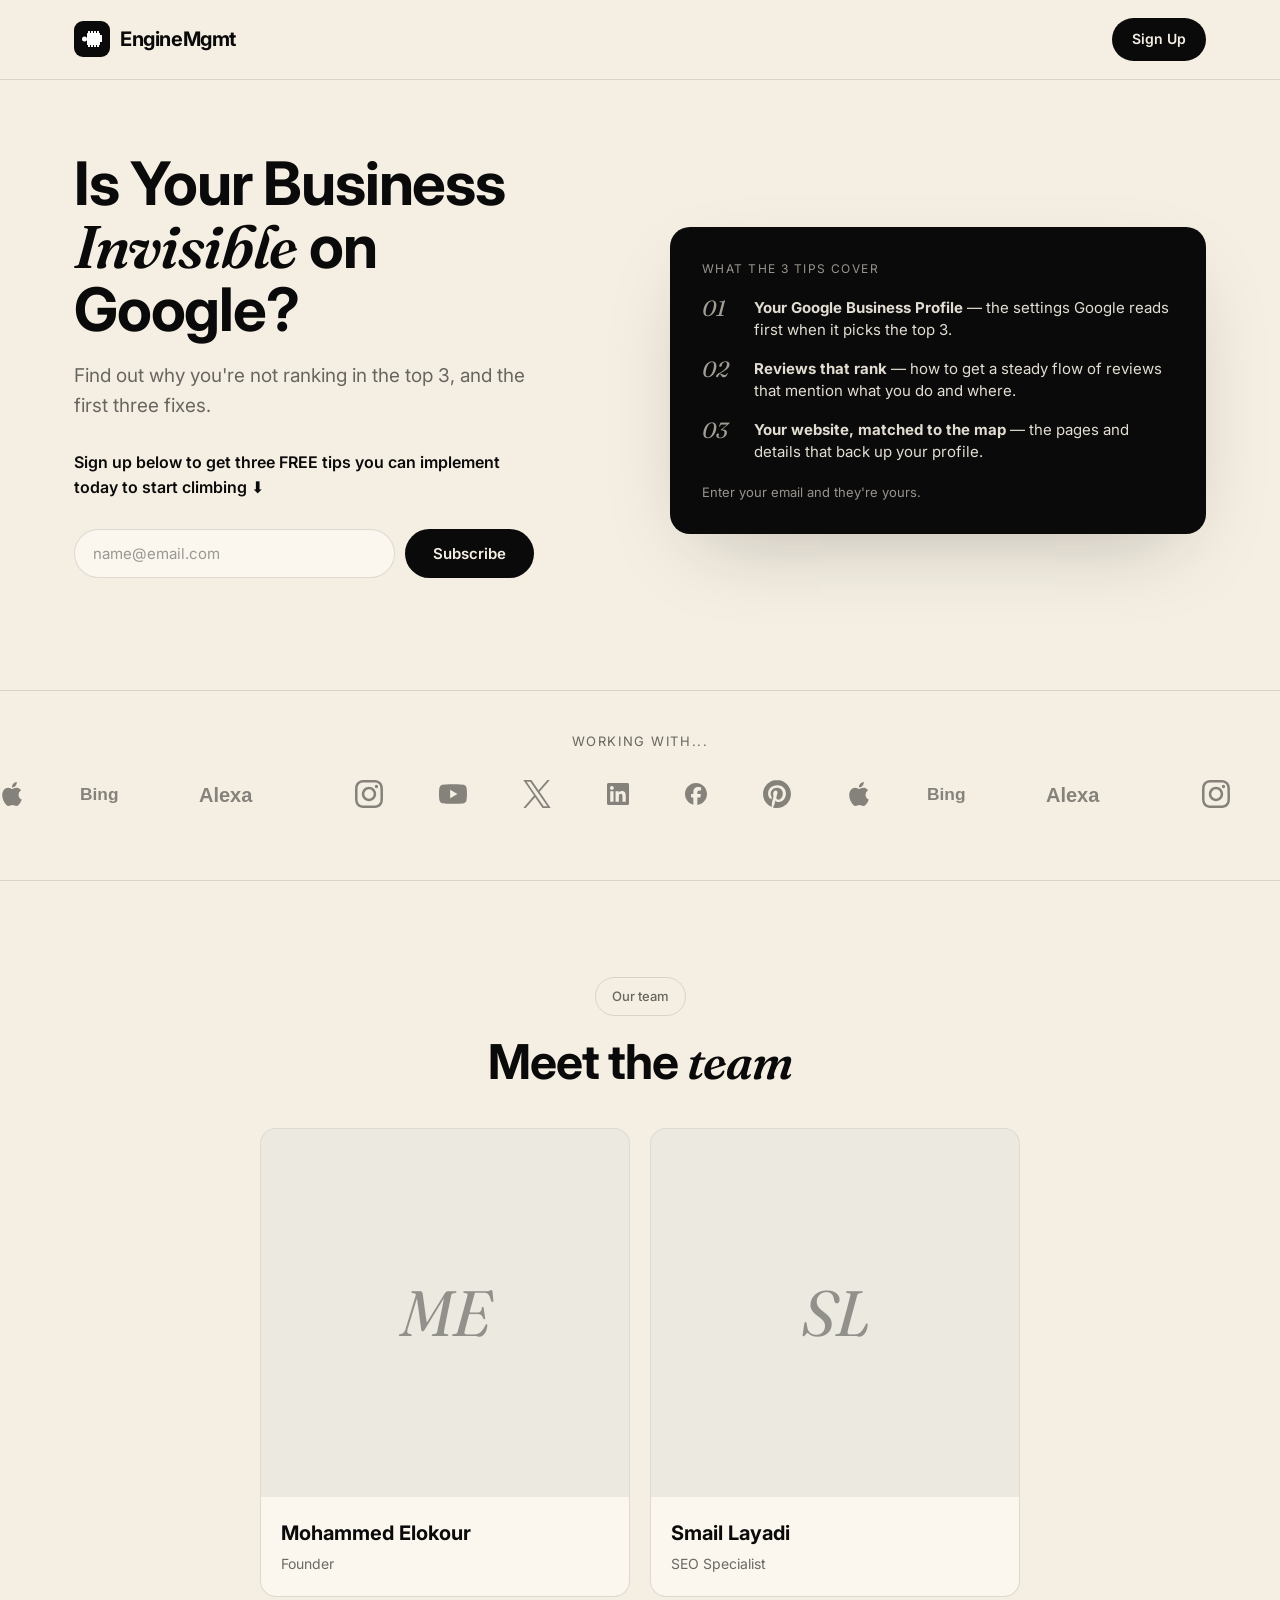
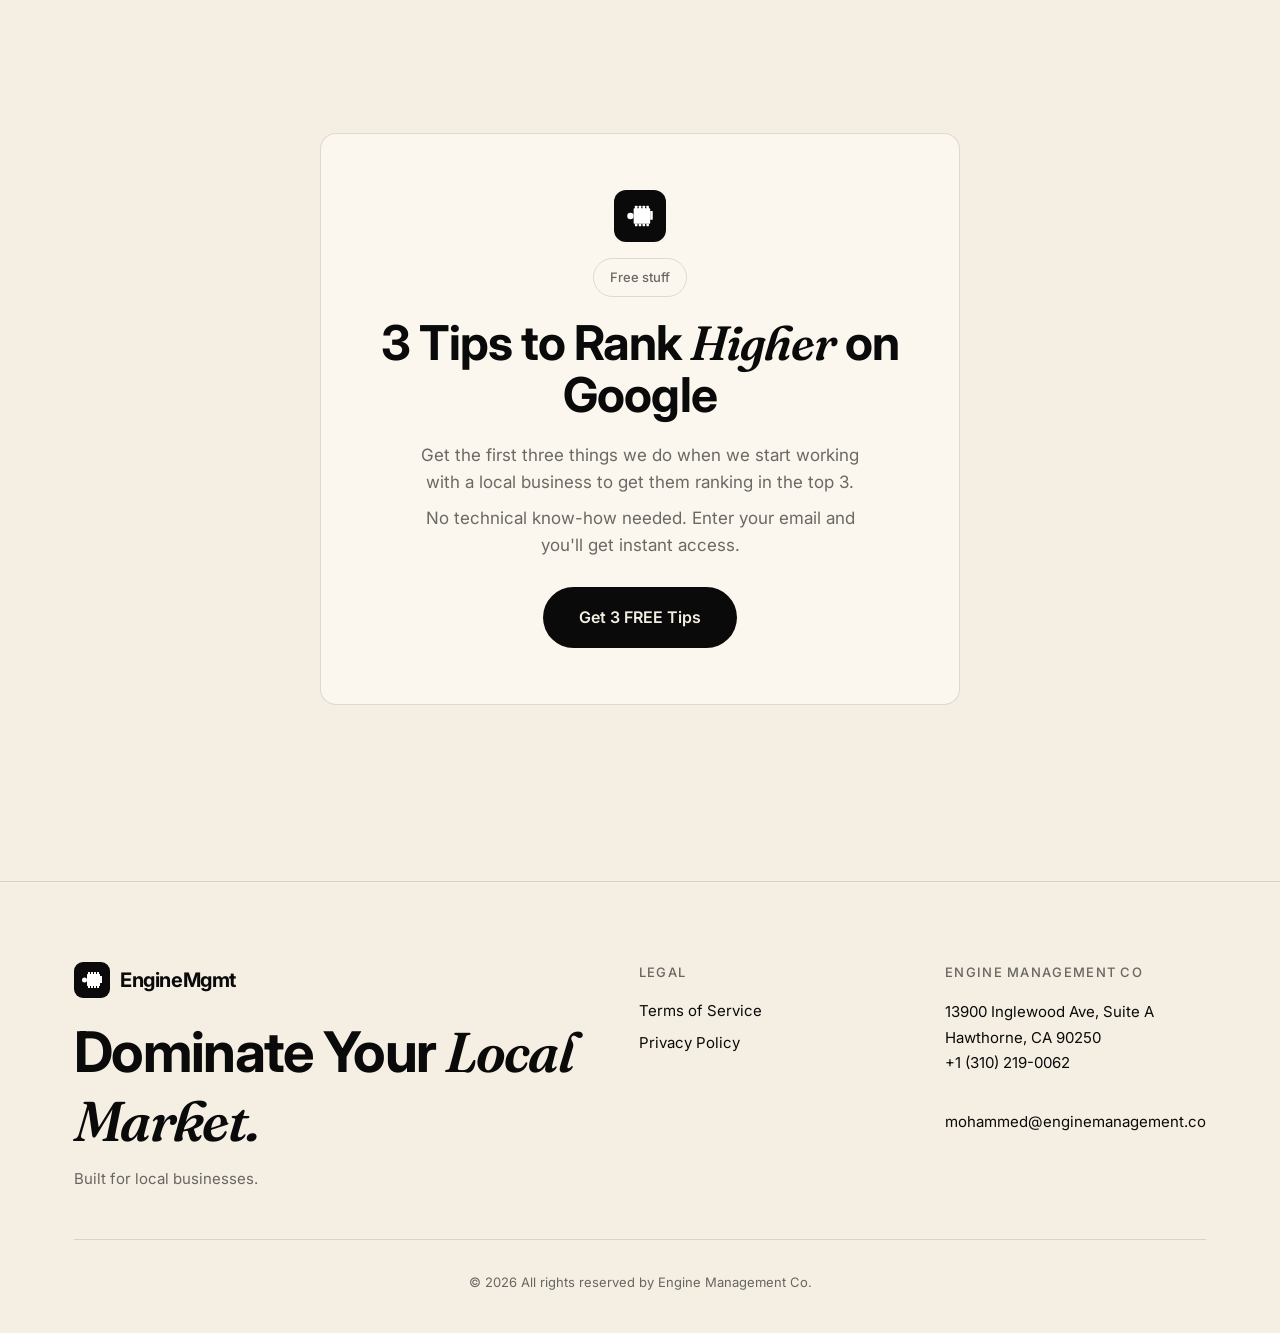
<file: index.html>
<!DOCTYPE html>
<html lang="en">
<head>
  <meta charset="UTF-8">
  <meta name="viewport" content="width=device-width, initial-scale=1.0">
  <title>EngineMgmt — Local SEO that gets you found on Google</title>
  <meta name="description" content="Local SEO for businesses that want to show up in the Google 3-pack. We handle your Google Business Profile, website SEO, and local authority so you get found.">

  <meta property="og:title" content="EngineMgmt — Local SEO that gets you found">
  <meta property="og:description" content="We get local businesses into the top 3 on Google.">
  <meta property="og:type" content="website">
  <meta property="og:url" content="https://enginemanagement.co/">
  <meta property="og:image" content="https://enginemanagement.co/assets/logo-16x9.svg">

  <link rel="icon" type="image/svg+xml" href="/assets/favicon.svg">
  <link rel="canonical" href="https://enginemanagement.co/">
  <link rel="stylesheet" href="/styles.css">

  <script type="application/ld+json">
  {
    "@context": "https://schema.org",
    "@type": "LocalBusiness",
    "name": "Engine Management Co",
    "alternateName": "EngineMgmt",
    "url": "https://enginemanagement.co",
    "email": "mohammed@enginemanagement.co",
    "telephone": "+1-310-219-0062",
    "address": {
      "@type": "PostalAddress",
      "streetAddress": "13900 Inglewood Ave, Suite A",
      "addressLocality": "Hawthorne",
      "addressRegion": "CA",
      "postalCode": "90250",
      "addressCountry": "US"
    }
  }
  </script>
</head>
<body>

  <header class="nav">
    <div class="nav-inner">
      <a href="/strategy" class="logo-link">
        <span class="logo-icon"><img src="/assets/logo-icon.svg" alt=""></span>
        <span class="logo-text">EngineMgmt</span>
      </a>
      <a href="/strategy" class="btn btn-primary btn-sm">Sign Up</a>
    </div>
  </header>

  <!-- 2-COLUMN HERO (matches Arno) -->
  <section class="hero-split" id="signup">
    <div class="container">
      <div class="hero-grid">
        <div class="hero-left">
          <h1>Is Your Business <span class="serif-accent">Invisible</span> on Google?</h1>
          <p class="hero-sub-left">Find out why you're not ranking in the top 3, and the first three fixes.</p>
          <p class="hero-cta-line"><strong>Sign up below to get three FREE tips you can implement today to start climbing</strong> <span class="hero-arrow">⬇</span></p>

          <form id="homepageForm" class="email-form-compact" novalidate>
            <div class="form-row">
              <input type="email" name="email" class="input" placeholder="name@email.com" required>
              <button type="submit" class="btn btn-primary">Subscribe</button>
            </div>
            <input type="text" name="name" class="hidden-field" value="Subscriber" tabindex="-1">
            <input type="text" name="website" class="honeypot" tabindex="-1" autocomplete="off">
            <div class="form-message"></div>
          </form>
        </div>

        <div class="hero-right">
          <div class="video-frame video-frame-compact">
            <div class="panel-dark">
              <div class="panel-kicker">What the 3 tips cover</div>
              <ol class="panel-list">
                <li><span class="panel-num">01</span><span><b>Your Google Business Profile</b> — the settings Google reads first when it picks the top 3.</span></li>
                <li><span class="panel-num">02</span><span><b>Reviews that rank</b> — how to get a steady flow of reviews that mention what you do and where.</span></li>
                <li><span class="panel-num">03</span><span><b>Your website, matched to the map</b> — the pages and details that back up your profile.</span></li>
              </ol>
              <div class="panel-foot">Enter your email and they're yours.</div>
            </div>
          </div>
        </div>
      </div>
    </div>
  </section>

  <!-- WORKING WITH STRIP -->
  <section class="logos-strip">
    <div class="container text-center">
      <p class="logos-label">Working with...</p>
    </div>
    <div class="ticker-outer">
      <div class="ticker-track">
        <img src="/assets/logos/apple.svg"     alt="Apple"     class="ticker-logo-img">
        <img src="/assets/logos/bing.svg"       alt="Bing"      class="ticker-logo-img">
        <img src="/assets/logos/alexa.svg"      alt="Alexa"     class="ticker-logo-img">
        <img src="/assets/logos/instagram.svg"  alt="Instagram" class="ticker-logo-img">
        <img src="/assets/logos/youtube.svg"    alt="YouTube"   class="ticker-logo-img">
        <img src="/assets/logos/twitter.svg"    alt="X"         class="ticker-logo-img">
        <img src="/assets/logos/linkedin.svg"   alt="LinkedIn"  class="ticker-logo-img">
        <img src="/assets/logos/facebook.svg"   alt="Facebook"  class="ticker-logo-img">
        <img src="/assets/logos/pinterest.svg"  alt="Pinterest" class="ticker-logo-img">
        <img src="/assets/logos/apple.svg"     alt="Apple"     class="ticker-logo-img">
        <img src="/assets/logos/bing.svg"       alt="Bing"      class="ticker-logo-img">
        <img src="/assets/logos/alexa.svg"      alt="Alexa"     class="ticker-logo-img">
        <img src="/assets/logos/instagram.svg"  alt="Instagram" class="ticker-logo-img">
        <img src="/assets/logos/youtube.svg"    alt="YouTube"   class="ticker-logo-img">
        <img src="/assets/logos/twitter.svg"    alt="X"         class="ticker-logo-img">
        <img src="/assets/logos/linkedin.svg"   alt="LinkedIn"  class="ticker-logo-img">
        <img src="/assets/logos/facebook.svg"   alt="Facebook"  class="ticker-logo-img">
        <img src="/assets/logos/pinterest.svg"  alt="Pinterest" class="ticker-logo-img">
      </div>
    </div>
  </section>

  <!-- MEET THE TEAM -->
  <section class="section">
    <div class="container">
      <div class="text-center" style="margin-bottom: 40px;">
        <div class="section-label"><span class="pill">Our team</span></div>
        <h2>Meet the <span class="serif-accent">team</span></h2>
      </div>
      <div class="team-grid">
        <a href="https://www.linkedin.com/in/mohammedelokour/" target="_blank" rel="noopener" class="team-card">
          <div class="team-photo"><span class="team-initials">ME</span></div>
          <div class="team-info">
            <div class="team-name">Mohammed Elokour</div>
            <div class="team-role">Founder</div>
          </div>
        </a>
        <a href="#" class="team-card">
          <div class="team-photo"><span class="team-initials">SL</span></div>
          <div class="team-info">
            <div class="team-name">Smail Layadi</div>
            <div class="team-role">SEO Specialist</div>
          </div>
        </a>
      </div>
    </div>
  </section>

  <!-- SECOND CTA: Free stuff -->
  <section class="section" style="padding-top: 40px;">
    <div class="container">
      <div class="offer-card">
        <div class="offer-icon">
          <img src="/assets/logo-icon.svg" alt="" width="28">
        </div>
        <div class="section-label" style="justify-content:center;display:flex;"><span class="pill">Free stuff</span></div>
        <h2>3 Tips to Rank <span class="serif-accent">Higher</span> on Google</h2>
        <p style="color: var(--ink-60); max-width: 440px; margin: 16px auto 0;">Get the first three things we do when we start working with a local business to get them ranking in the top 3.</p>
        <p style="color: var(--ink-60); max-width: 440px; margin: 8px auto 28px;">No technical know-how needed. Enter your email and you'll get instant access.</p>
        <a href="/free-analysis" class="btn btn-primary btn-lg">Get 3 FREE Tips</a>
      </div>
    </div>
  </section>

  <!-- FOOTER -->
  <footer class="footer">
    <div class="container">
      <div class="footer-top">
        <div class="footer-brand">
          <div class="logo-link" style="margin-bottom: 20px;">
            <span class="logo-icon"><img src="/assets/logo-icon.svg" alt=""></span>
            <span class="logo-text">EngineMgmt</span>
          </div>
          <h3>Dominate Your <span class="serif-accent">Local Market.</span></h3>
          <p>Built for local businesses.</p>
        </div>
        <div class="footer-col">
          <h4>Legal</h4>
          <a href="/terms">Terms of Service</a>
          <a href="/privacy">Privacy Policy</a>
        </div>
        <div class="footer-col">
          <h4>Engine Management Co</h4>
          <address>
            13900 Inglewood Ave, Suite A<br>
            Hawthorne, CA 90250<br>
            <a href="tel:+13102190062">+1 (310) 219-0062</a><br>
            <a href="mailto:mohammed@enginemanagement.co">mohammed@enginemanagement.co</a>
          </address>
        </div>
      </div>
      <div class="footer-bottom">© 2026 All rights reserved by Engine Management Co.</div>
    </div>
  </footer>

  <script src="/main.js"></script>
</body>
</html>
</file>
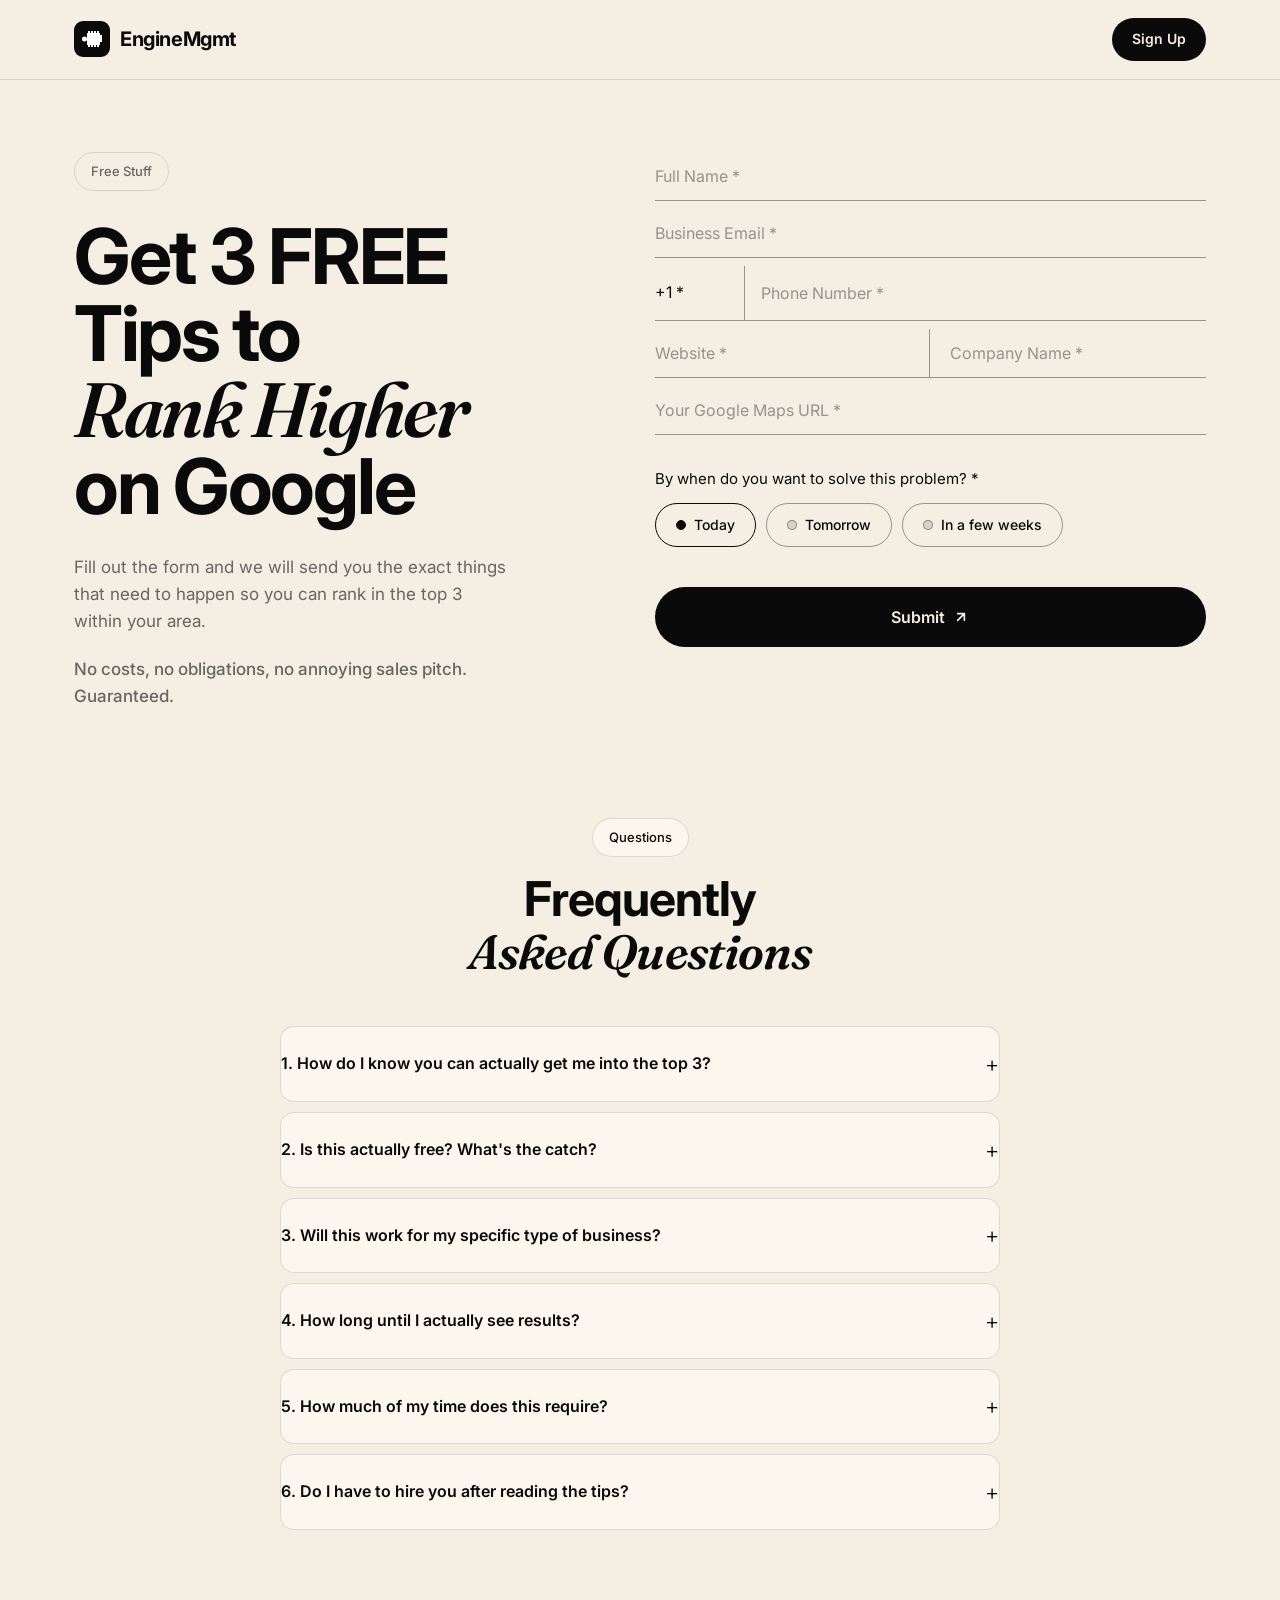
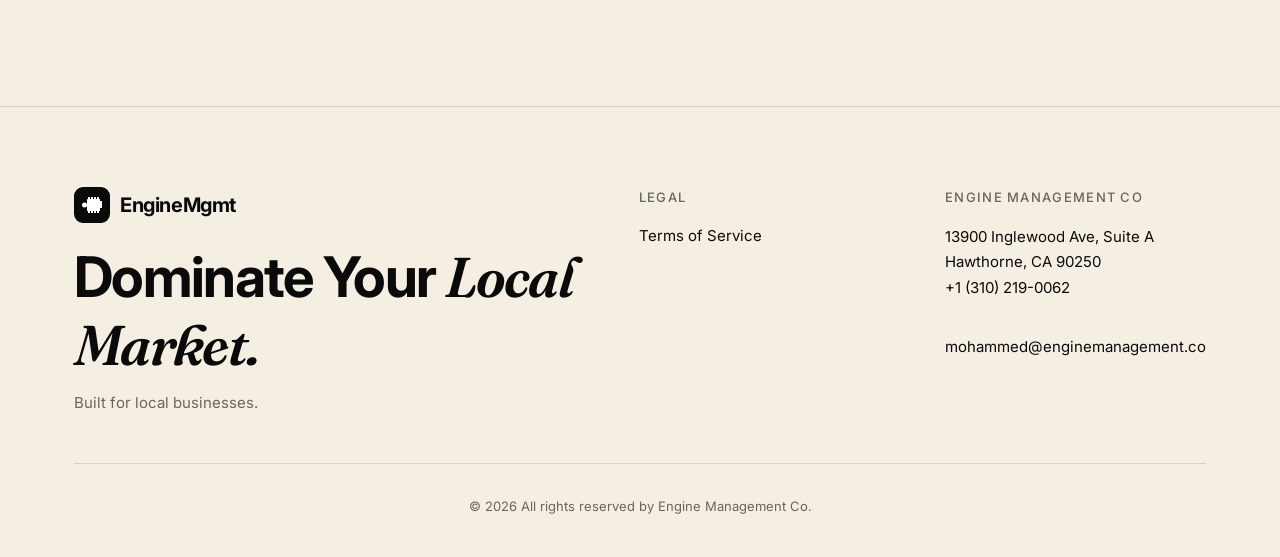
<file: free-analysis.html>
<!DOCTYPE html>
<html lang="en">
<head>
  <meta charset="UTF-8">
  <meta name="viewport" content="width=device-width, initial-scale=1.0">
  <title>Get 3 FREE Tips to Rank Higher on Google · EngineMgmt</title>
  <meta name="description" content="Get the first three things we do when we start working with a local business to get them ranking in the top 3 on Google.">
  <meta name="robots" content="noindex">

  <link rel="icon" type="image/svg+xml" href="/assets/logo-icon.svg">
  <link rel="stylesheet" href="/styles.css">

  <style>
    /* ── free-analysis page overrides ─────────────────────────── */

    /* underline-only inputs to match profresults aesthetic */
    .fa-input {
      width: 100%;
      background: transparent;
      border: none;
      border-bottom: 1px solid var(--ink-40);
      border-radius: 0;
      padding: 14px 0;
      font-family: inherit;
      font-size: 16px;
      color: var(--ink);
      transition: border-color .15s ease;
    }
    .fa-input:focus {
      outline: none;
      border-bottom-color: var(--ink);
    }
    .fa-input::placeholder {
      color: var(--ink-40);
    }

    /* phone prefix row */
    .phone-row {
      display: grid;
      grid-template-columns: 90px 1fr;
      gap: 0;
      border-bottom: 1px solid var(--ink-40);
      margin-bottom: 0;
    }
    .phone-row .fa-input {
      border-bottom: none;
    }
    .phone-prefix {
      padding: 14px 0;
      font-size: 16px;
      color: var(--ink);
      border-right: 1px solid var(--ink-40);
      padding-right: 16px;
    }
    .phone-row .fa-input { padding-left: 16px; }

    /* two-col row */
    .fa-two-col {
      display: grid;
      grid-template-columns: 1fr 1fr;
      border-bottom: 1px solid var(--ink-40);
    }
    .fa-two-col .fa-input {
      border-bottom: none;
    }
    .fa-two-col .fa-input:first-child {
      border-right: 1px solid var(--ink-40);
      padding-right: 20px;
    }
    .fa-two-col .fa-input:last-child {
      padding-left: 20px;
    }

    /* field wrapper for single underline inputs */
    .fa-field { border-bottom: 1px solid var(--ink-40); }
    .fa-field .fa-input { border-bottom: none; }

    /* field stack */
    .fa-form { display: flex; flex-direction: column; gap: 8px; }

    /* timeline radios */
    .timeline-label {
      font-size: 15px;
      color: var(--ink);
      margin-bottom: 12px;
    }
    .timeline-options { display: flex; gap: 10px; flex-wrap: wrap; }
    .timeline-opt {
      display: flex; align-items: center; gap: 8px;
      padding: 10px 20px;
      border: 1px solid var(--ink-40);
      border-radius: var(--radius-pill);
      cursor: pointer;
      font-size: 14px;
      font-weight: 500;
      transition: background .15s ease, border-color .15s ease, color .15s ease;
    }
    .timeline-opt input[type="radio"] { display: none; }
    .timeline-dot {
      width: 10px; height: 10px;
      border-radius: 50%;
      background: var(--ink-12);
      border: 1px solid var(--ink-40);
      flex-shrink: 0;
      transition: background .15s ease;
    }
    .timeline-opt.selected {
      border-color: var(--ink);
    }
    .timeline-opt.selected .timeline-dot {
      background: var(--ink);
      border-color: var(--ink);
    }

    /* submit */
    .fa-submit {
      display: flex; align-items: center; justify-content: center; gap: 8px;
      width: 100%;
      padding: 20px 28px;
      background: var(--ink);
      color: var(--cream);
      border: none;
      border-radius: var(--radius-pill);
      font-family: inherit;
      font-size: 16px;
      font-weight: 600;
      cursor: pointer;
      margin-top: 32px;
      transition: transform .15s ease, background .15s ease;
    }
    .fa-submit:hover { transform: translateY(-1px); background: #1a1a1a; }
    .fa-submit:disabled { opacity: 0.6; cursor: not-allowed; transform: none; }

    /* split layout */
    .fa-split { padding: 72px 0 96px; }
    .fa-grid {
      display: grid;
      grid-template-columns: 1fr 1.1fr;
      gap: 80px;
      align-items: start;
    }
    .fa-left h1 {
      font-size: clamp(44px, 6vw, 80px);
      line-height: 1.0;
      letter-spacing: -0.03em;
      margin-bottom: 28px;
    }
    .fa-left p {
      font-size: 17px;
      color: var(--ink-60);
      max-width: 440px;
      margin-bottom: 12px;
    }
    .fa-guarantee {
      font-size: 16px;
      color: var(--ink-60);
      font-weight: 500;
      margin-top: 20px;
    }

    @media (max-width: 900px) {
      .fa-grid { grid-template-columns: 1fr; gap: 48px; }
      .fa-left h1 { font-size: clamp(40px, 8vw, 64px); }
      .fa-left p { max-width: 100%; }
    }
    @media (max-width: 520px) {
      .fa-two-col { grid-template-columns: 1fr; }
      .fa-two-col .fa-input:first-child { border-right: none; border-bottom: 1px solid var(--ink-40); padding-right: 0; }
      .fa-two-col .fa-input:last-child { padding-left: 0; }
      .timeline-options { flex-direction: column; }
      .timeline-opt { width: fit-content; }
    }
  </style>
</head>
<body>

  <header class="nav">
    <div class="nav-inner">
      <a href="/" class="logo-link">
        <span class="logo-icon"><img src="/assets/logo-icon.svg" alt=""></span>
        <span class="logo-text">EngineMgmt</span>
      </a>
      <a href="/strategy" class="btn btn-primary btn-sm">Sign Up</a>
    </div>
  </header>

  <!-- ═══════════ SPLIT HERO ═══════════ -->
  <section class="fa-split">
    <div class="container">
      <div class="fa-grid">

        <!-- LEFT -->
        <div class="fa-left">
          <div class="section-label" style="margin-bottom: 28px;"><span class="pill">Free Stuff</span></div>
          <h1>Get 3 FREE Tips to<br><span class="serif-accent">Rank Higher</span><br>on Google</h1>
          <p>Fill out the form and we will send you the exact things that need to happen so you can rank in the top 3 within your area.</p>
          <p class="fa-guarantee">No costs, no obligations, no annoying sales pitch. Guaranteed.</p>
        </div>

        <!-- RIGHT: form -->
        <div>
          <form id="freeAnalysisForm" class="fa-form" novalidate>

            <div class="fa-field">
              <input type="text" name="full_name" class="fa-input" placeholder="Full Name *" required>
            </div>

            <div class="fa-field">
              <input type="email" name="email" class="fa-input" placeholder="Business Email *" required>
            </div>

            <div class="phone-row">
              <span class="phone-prefix">+1 *</span>
              <input type="tel" name="phone" class="fa-input" placeholder="Phone Number *" required>
            </div>

            <div class="fa-two-col">
              <input type="url" name="business_website" class="fa-input" placeholder="Website *" required>
              <input type="text" name="company_name" class="fa-input" placeholder="Company Name *" required>
            </div>

            <div class="fa-field">
              <input type="text" name="google_maps_url" class="fa-input" placeholder="Your Google Maps URL *" required>
            </div>

            <!-- honeypot -->
            <input type="text" name="honeypot" class="honeypot" tabindex="-1" autocomplete="off">

            <div style="margin-top: 24px;">
              <p class="timeline-label">By when do you want to solve this problem? *</p>
              <div class="timeline-options">
                <label class="timeline-opt selected">
                  <input type="radio" name="timeline" value="Today" checked>
                  <span class="timeline-dot"></span>
                  Today
                </label>
                <label class="timeline-opt">
                  <input type="radio" name="timeline" value="Tomorrow">
                  <span class="timeline-dot"></span>
                  Tomorrow
                </label>
                <label class="timeline-opt">
                  <input type="radio" name="timeline" value="In a few weeks">
                  <span class="timeline-dot"></span>
                  In a few weeks
                </label>
              </div>
            </div>

            <button type="submit" class="fa-submit">
              Submit
              <svg width="16" height="16" viewBox="0 0 24 24" fill="none" stroke="currentColor" stroke-width="2.5" stroke-linecap="round" stroke-linejoin="round"><path d="M7 17L17 7M17 7H7M17 7v10"/></svg>
            </button>
            <div class="form-message" style="margin-top: 14px; text-align: center;"></div>

          </form>
        </div>

      </div>
    </div>
  </section>

  <!-- ═══════════ FAQ ═══════════ -->
  <section class="section" style="padding-top: 0;">
    <div class="container" style="max-width: 820px;">
      <div class="text-center" style="margin-bottom: 16px;">
        <span class="pill">Questions</span>
      </div>
      <h2 style="text-align: center; margin-bottom: 48px;">Frequently<br><span class="serif-accent">Asked Questions</span></h2>

      <div class="faq-list" style="margin-top: 0;">
        <details class="faq-item">
          <summary class="faq-q">
            1. How do I know you can actually get me into the top 3?
            <span class="faq-icon"></span>
          </summary>
          <p class="faq-a">We've done it for local businesses across multiple industries. The 3 tips show you the exact process — you can verify every tip yourself before spending a single dollar with us.</p>
        </details>

        <details class="faq-item">
          <summary class="faq-q">
            2. Is this actually free? What's the catch?
            <span class="faq-icon"></span>
          </summary>
          <p class="faq-a">It's genuinely free. We share these tips because we know that once you see what's possible, some of you will want us to handle the full implementation. There's no sales call pressure — you get the tips either way.</p>
        </details>

        <details class="faq-item">
          <summary class="faq-q">
            3. Will this work for my specific type of business?
            <span class="faq-icon"></span>
          </summary>
          <p class="faq-a">If your business serves a local area and you want to show up when customers search on Google, yes. These tips work for service businesses, retail, restaurants, contractors, and more.</p>
        </details>

        <details class="faq-item">
          <summary class="faq-q">
            4. How long until I actually see results?
            <span class="faq-icon"></span>
          </summary>
          <p class="faq-a">Some tips produce results within days. Full top-3 ranking typically takes 30–90 days depending on your market's competitiveness. The tips give you a realistic timeline for your situation.</p>
        </details>

        <details class="faq-item">
          <summary class="faq-q">
            5. How much of my time does this require?
            <span class="faq-icon"></span>
          </summary>
          <p class="faq-a">The three tips can be applied in a few hours. If you'd rather not deal with it at all, that's exactly what our service is for — we handle everything while you focus on running your business.</p>
        </details>

        <details class="faq-item">
          <summary class="faq-q">
            6. Do I have to hire you after reading the tips?
            <span class="faq-icon"></span>
          </summary>
          <p class="faq-a">Absolutely not. The tips are yours to keep and use. If you decide you want us to implement a full strategy, we're here. If not, the tips still work on their own.</p>
        </details>
      </div>
    </div>
  </section>

  <!-- ═══════════ FOOTER ═══════════ -->
  <footer class="footer">
    <div class="container">
      <div class="footer-top">
        <div class="footer-brand">
          <div class="logo-link" style="margin-bottom: 20px;">
            <span class="logo-icon"><img src="/assets/logo-icon.svg" alt=""></span>
            <span class="logo-text">EngineMgmt</span>
          </div>
          <h3>Dominate Your <span class="serif-accent">Local Market.</span></h3>
          <p>Built for local businesses.</p>
        </div>
        <div class="footer-col">
          <h4>Legal</h4>
          <a href="/terms">Terms of Service</a>
        </div>
        <div class="footer-col">
          <h4>Engine Management Co</h4>
          <address>
            13900 Inglewood Ave, Suite A<br>
            Hawthorne, CA 90250<br>
            <a href="tel:+13102190062">+1 (310) 219-0062</a><br>
            <a href="mailto:mohammed@enginemanagement.co">mohammed@enginemanagement.co</a>
          </address>
        </div>
      </div>
      <div class="footer-bottom">© 2026 All rights reserved by Engine Management Co.</div>
    </div>
  </footer>

  <script>
    // Timeline radio pill selection
    document.querySelectorAll('.timeline-opt').forEach(opt => {
      opt.addEventListener('click', () => {
        document.querySelectorAll('.timeline-opt').forEach(o => o.classList.remove('selected'));
        opt.classList.add('selected');
        opt.querySelector('input[type="radio"]').checked = true;
      });
    });
  </script>
  <script src="/main.js"></script>
</body>
</html>
</file>
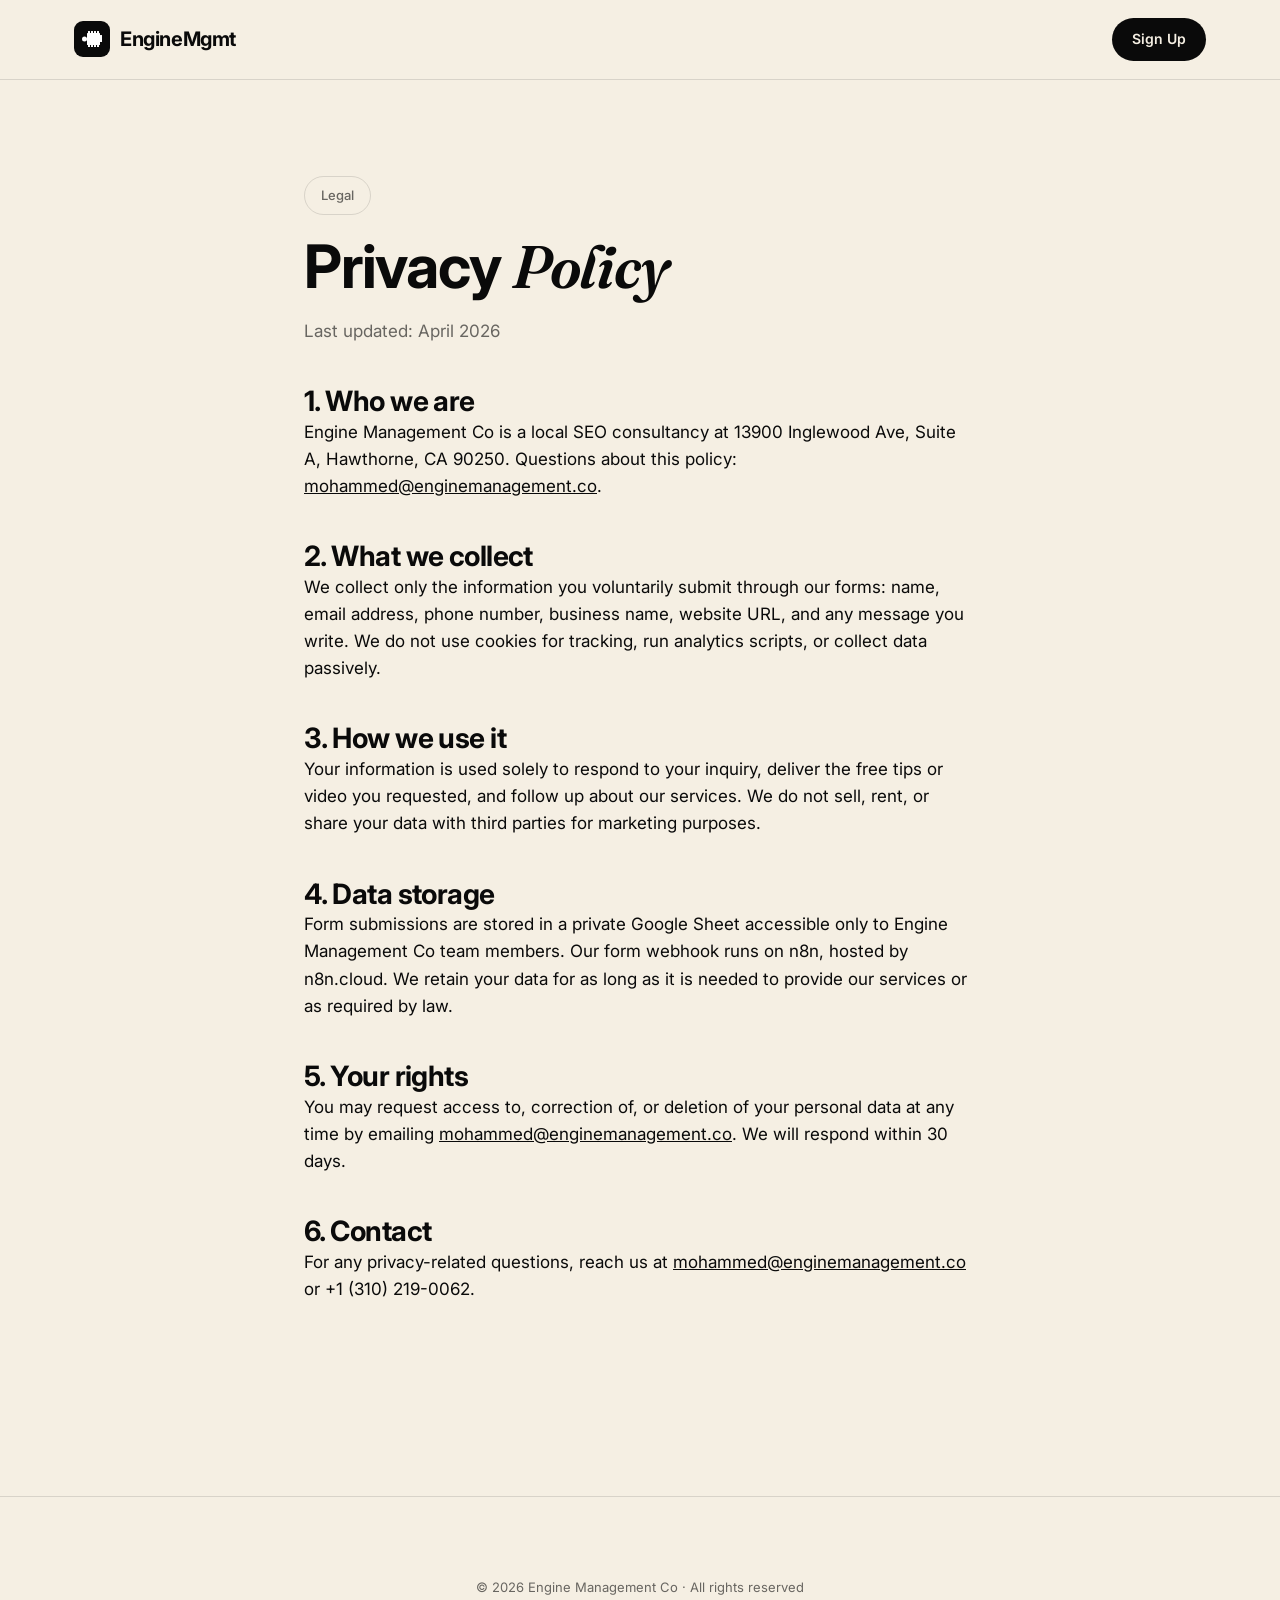
<file: privacy.html>
<!DOCTYPE html>
<html lang="en">
<head>
  <meta charset="UTF-8">
  <meta name="viewport" content="width=device-width, initial-scale=1.0">
  <title>Privacy Policy · EngineMgmt</title>
  <meta name="robots" content="noindex">
  <link rel="icon" type="image/svg+xml" href="/assets/favicon.svg">
  <link rel="stylesheet" href="/styles.css">
</head>
<body>

  <header class="nav">
    <div class="nav-inner">
      <a href="/strategy" class="logo-link">
        <span class="logo-icon"><img src="/assets/logo-icon.svg" alt=""></span>
        <span class="logo-text">EngineMgmt</span>
      </a>
      <a href="/strategy" class="btn btn-primary btn-sm">Sign Up</a>
    </div>
  </header>

  <main class="section">
    <div class="container" style="max-width: 720px;">
      <div class="section-label"><span class="pill">Legal</span></div>
      <h1 style="margin-bottom: 20px;">Privacy <span class="serif-accent">Policy</span></h1>
      <p style="color: var(--ink-60); margin-bottom: 40px;">Last updated: April 2026</p>

      <h3 style="margin-top: 0;">1. Who we are</h3>
      <p>Engine Management Co is a local SEO consultancy at 13900 Inglewood Ave, Suite A, Hawthorne, CA 90250. Questions about this policy: <a href="mailto:mohammed@enginemanagement.co" style="text-decoration: underline;">mohammed@enginemanagement.co</a>.</p>

      <h3 style="margin-top: 40px;">2. What we collect</h3>
      <p>We collect only the information you voluntarily submit through our forms: name, email address, phone number, business name, website URL, and any message you write. We do not use cookies for tracking, run analytics scripts, or collect data passively.</p>

      <h3 style="margin-top: 40px;">3. How we use it</h3>
      <p>Your information is used solely to respond to your inquiry, deliver the free tips or video you requested, and follow up about our services. We do not sell, rent, or share your data with third parties for marketing purposes.</p>

      <h3 style="margin-top: 40px;">4. Data storage</h3>
      <p>Form submissions are stored in a private Google Sheet accessible only to Engine Management Co team members. Our form webhook runs on n8n, hosted by n8n.cloud. We retain your data for as long as it is needed to provide our services or as required by law.</p>

      <h3 style="margin-top: 40px;">5. Your rights</h3>
      <p>You may request access to, correction of, or deletion of your personal data at any time by emailing <a href="mailto:mohammed@enginemanagement.co" style="text-decoration: underline;">mohammed@enginemanagement.co</a>. We will respond within 30 days.</p>

      <h3 style="margin-top: 40px;">6. Contact</h3>
      <p>For any privacy-related questions, reach us at <a href="mailto:mohammed@enginemanagement.co" style="text-decoration: underline;">mohammed@enginemanagement.co</a> or +1 (310) 219-0062.</p>
    </div>
  </main>

  <footer class="footer">
    <div class="container">
      <div class="footer-bottom" style="padding-top: 0; border: none;">
        © 2026 Engine Management Co · All rights reserved
      </div>
    </div>
  </footer>

</body>
</html>
</file>
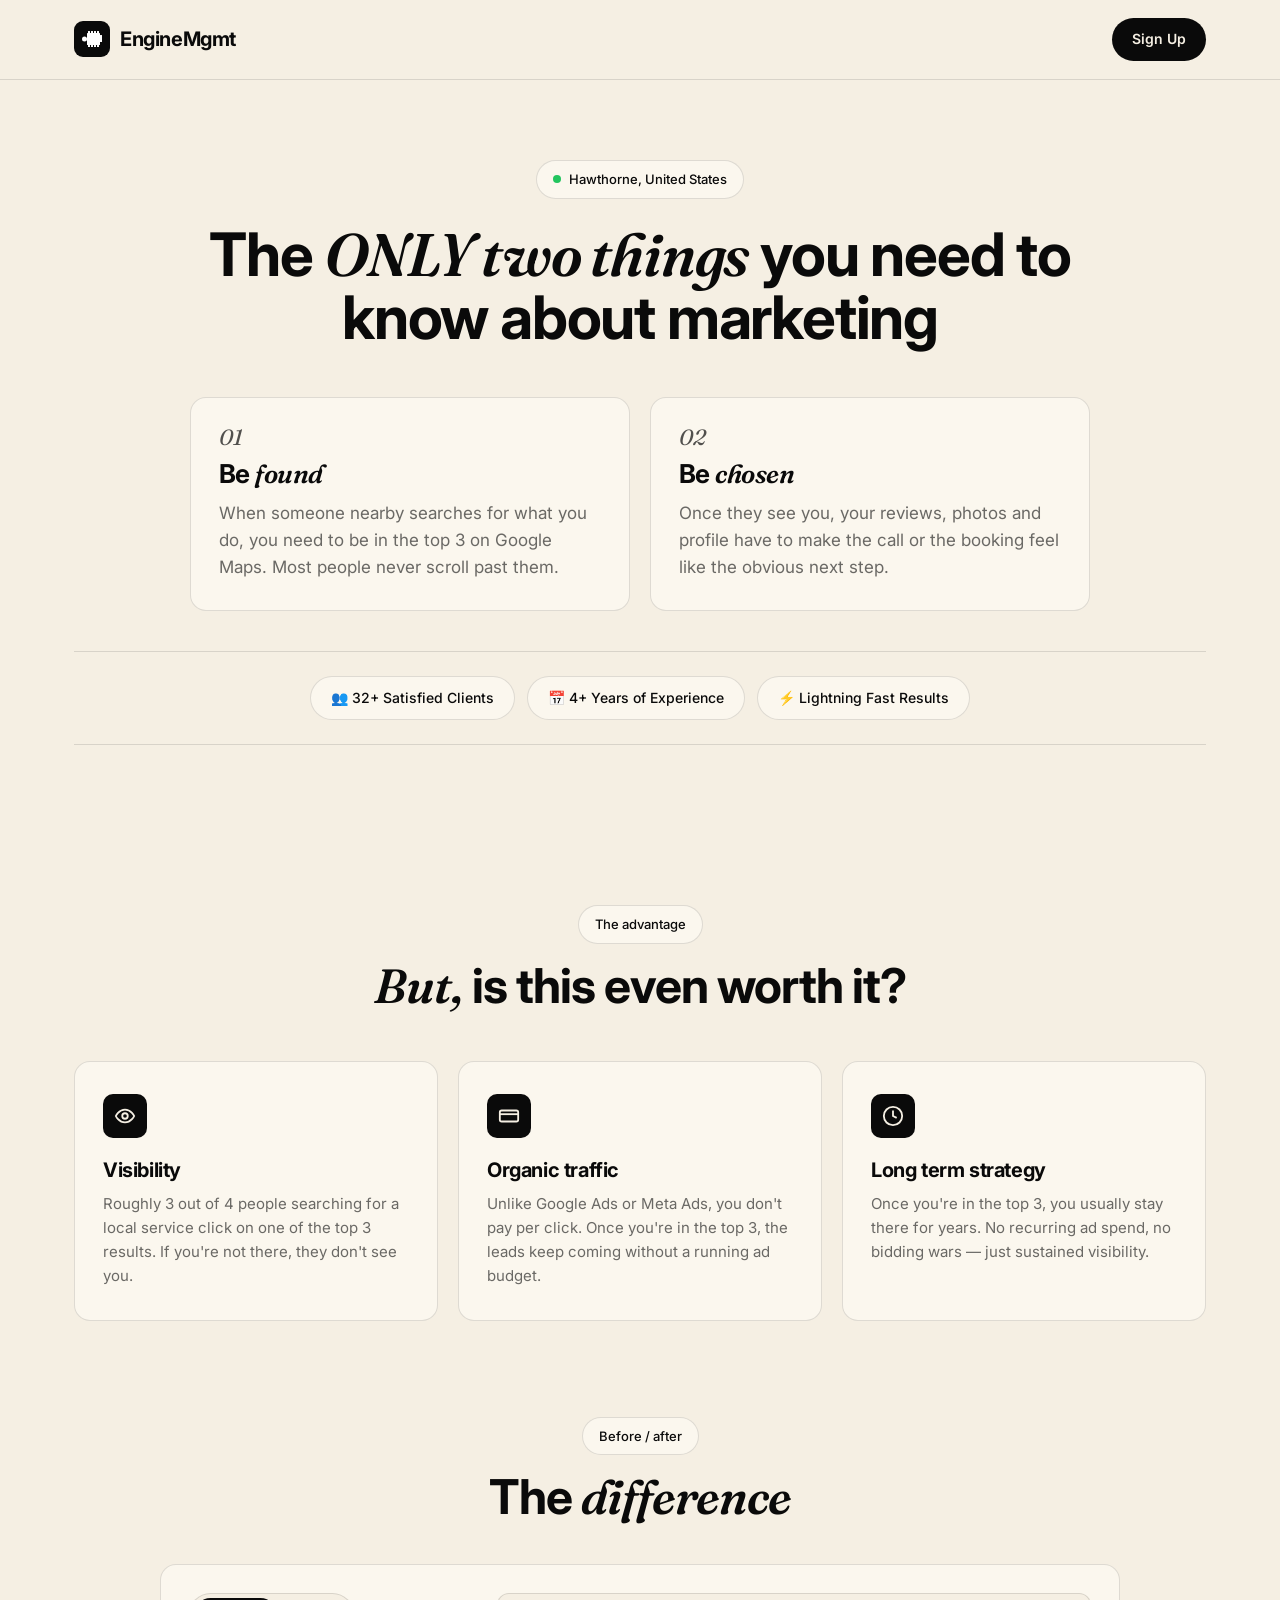
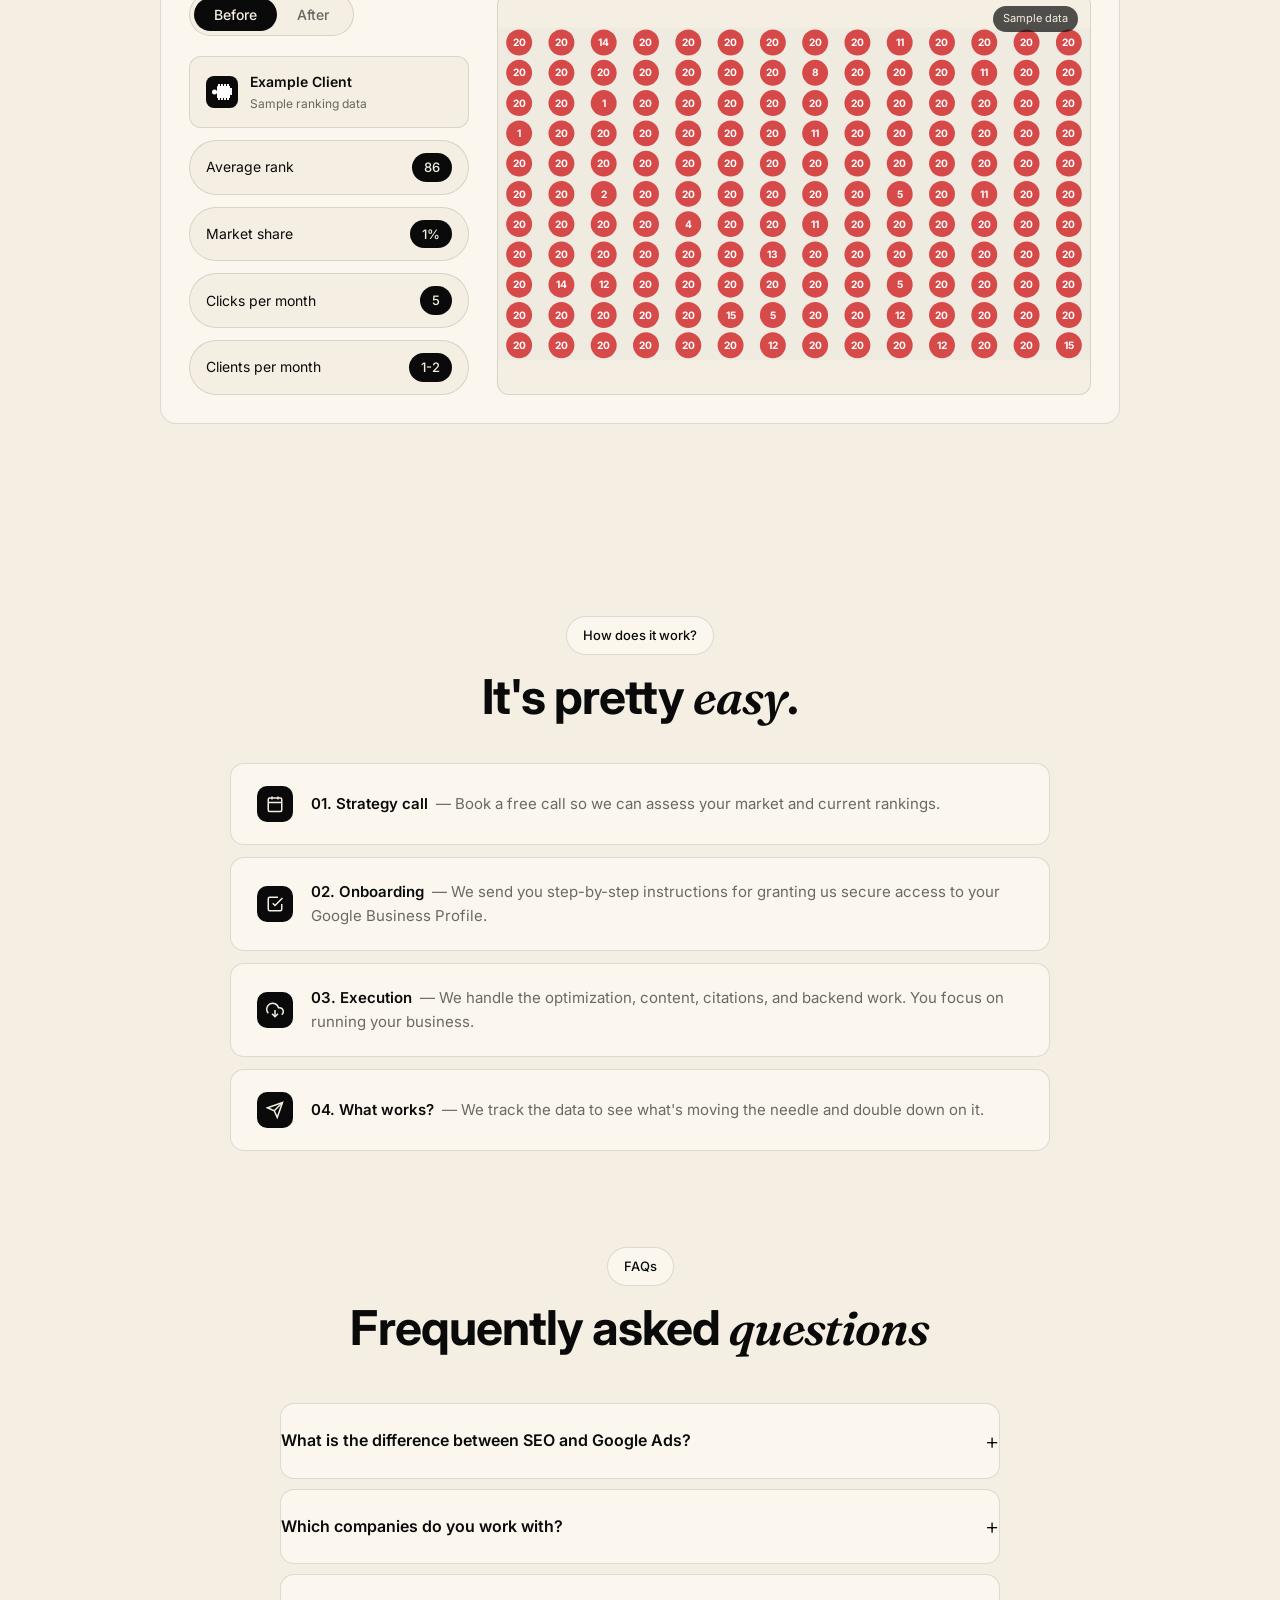
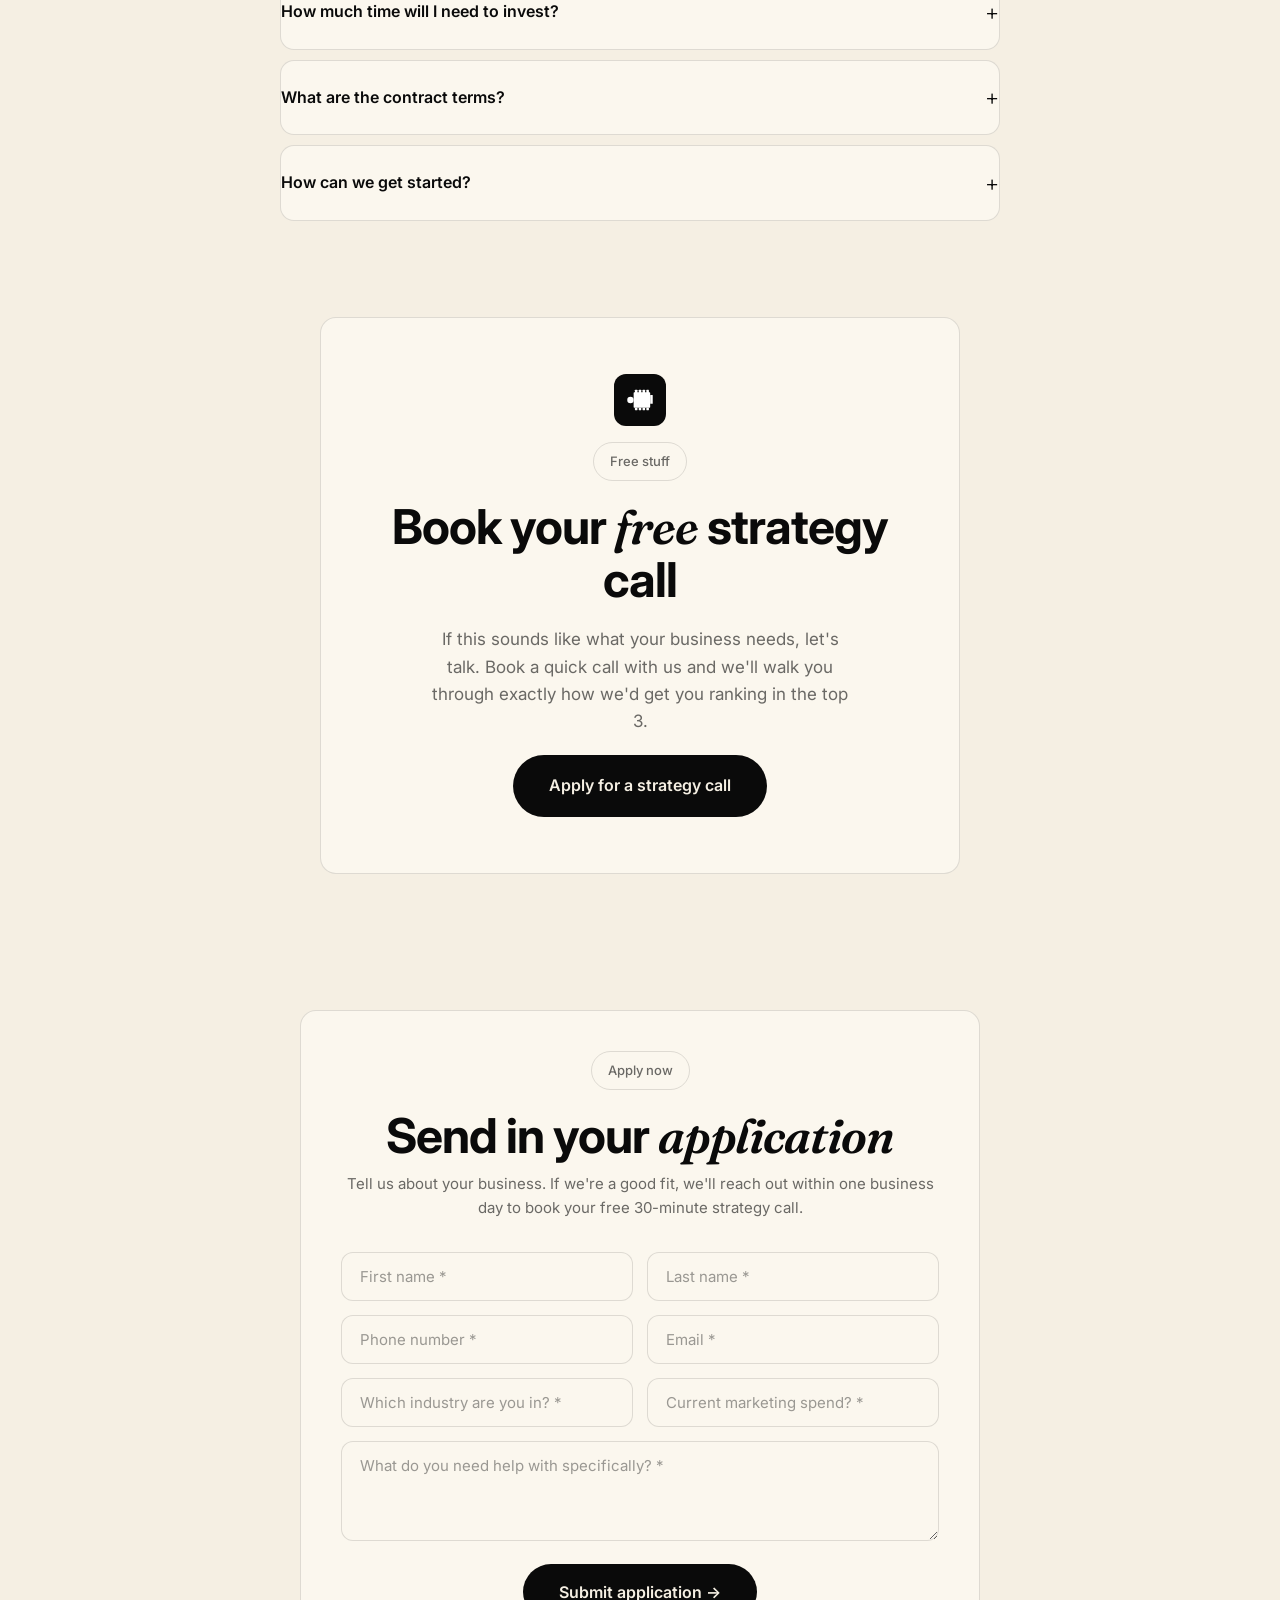
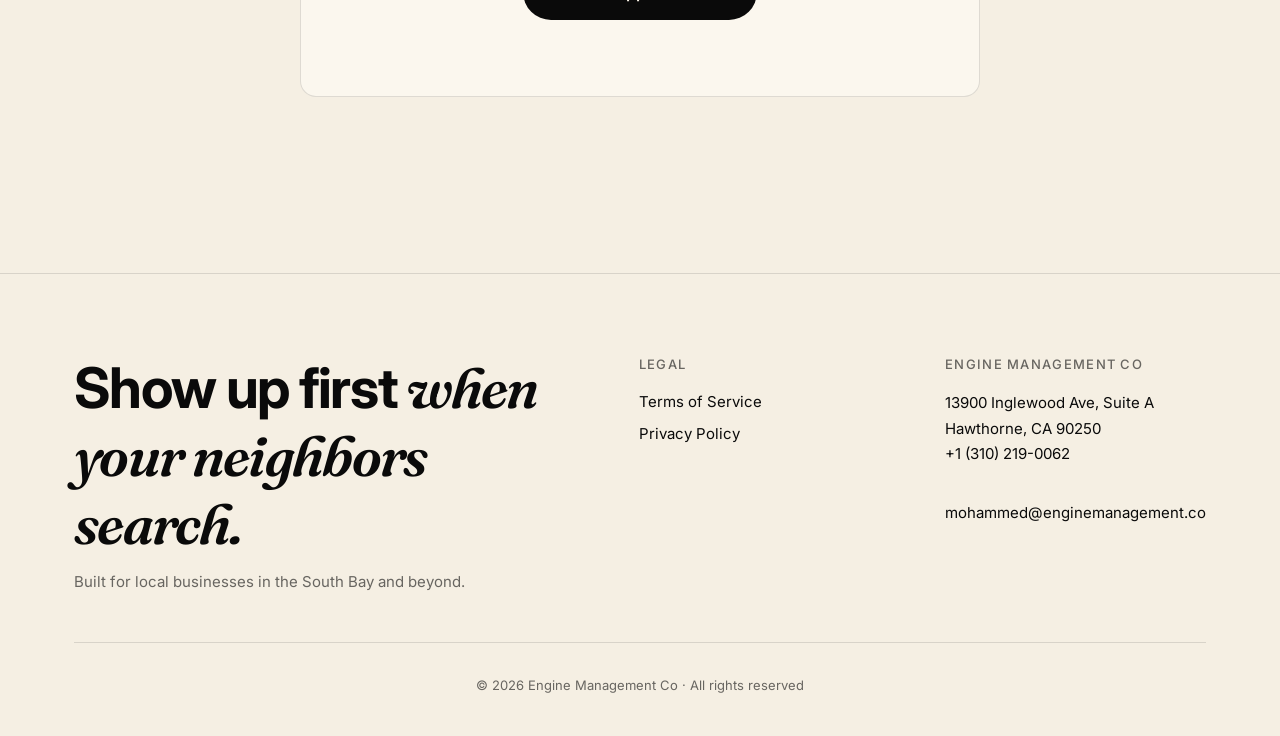
<file: strategy.html>
<!DOCTYPE html>
<html lang="en">
<head>
  <meta charset="UTF-8">
  <meta name="viewport" content="width=device-width, initial-scale=1.0">
  <title>The two things you need to know about marketing · EngineMgmt</title>
  <meta name="description" content="We handle Google Business Profile optimization, backend SEO, and local authority building. Book a free strategy call to see how we'd get you ranking in the top 3.">
  <link rel="icon" type="image/svg+xml" href="/assets/favicon.svg">
  <link rel="canonical" href="https://enginemanagement.co/strategy">
  <link rel="stylesheet" href="/styles.css">
</head>
<body>

<!-- ========== NAV ========== -->
<header class="nav">
  <div class="nav-inner">
    <a href="/strategy" class="logo-link">
      <span class="logo-icon"><img src="/assets/logo-icon.svg" alt=""></span>
      <span class="logo-text">EngineMgmt</span>
    </a>
    <a href="#apply" class="btn btn-primary btn-sm">Sign Up</a>
  </div>
</header>

<!-- ========== HERO: geo pill + headline + video + trust bar ========== -->
<section class="hero">
  <div class="container">
    <div class="text-center" style="margin-bottom: 24px;">
      <span class="pill"><span class="pill-dot"></span> <span id="geoLocation">Hawthorne, United States</span></span>
    </div>
    <h1 style="text-align: center;">The <span class="serif-accent">ONLY two things</span> you need to know about marketing</h1>
    <div class="two-things" style="margin-top: 48px;">
      <div class="two-thing">
        <div class="panel-num">01</div>
        <h3>Be <span class="serif-accent">found</span></h3>
        <p>When someone nearby searches for what you do, you need to be in the top 3 on Google Maps. Most people never scroll past them.</p>
      </div>
      <div class="two-thing">
        <div class="panel-num">02</div>
        <h3>Be <span class="serif-accent">chosen</span></h3>
        <p>Once they see you, your reviews, photos and profile have to make the call or the booking feel like the obvious next step.</p>
      </div>
    </div>
    <!-- TRUST BAR — live, matching ProfResults layout -->
    <div class="trust-bar" style="margin-top: 40px;">
      <div class="trust-pill">👥 32+ Satisfied Clients</div>
      <div class="trust-pill">📅 4+ Years of Experience</div>
      <div class="trust-pill">⚡ Lightning Fast Results</div>
    </div>
  </div>
</section>

<!-- ========== THE ADVANTAGE ========== -->
<section class="section">
  <div class="container">
    <div class="text-center" style="margin-bottom: 16px;">
      <span class="pill">The advantage</span>
    </div>
    <h2 class="text-center"><span class="serif-accent">But,</span> is this even worth it?</h2>
    <div class="advantage-grid">
      <div class="advantage-card">
        <div class="advantage-icon">
          <svg viewBox="0 0 24 24" fill="none" stroke="currentColor" stroke-width="2"><path d="M2 12s3-7 10-7 10 7 10 7-3 7-10 7-10-7-10-7z"/><circle cx="12" cy="12" r="3"/></svg>
        </div>
        <h3>Visibility</h3>
        <p>Roughly 3 out of 4 people searching for a local service click on one of the top 3 results. If you're not there, they don't see you.</p>
      </div>
      <div class="advantage-card">
        <div class="advantage-icon">
          <svg viewBox="0 0 24 24" fill="none" stroke="currentColor" stroke-width="2"><rect x="2" y="6" width="20" height="12" rx="2"/><line x1="2" y1="10" x2="22" y2="10"/></svg>
        </div>
        <h3>Organic traffic</h3>
        <p>Unlike Google Ads or Meta Ads, you don't pay per click. Once you're in the top 3, the leads keep coming without a running ad budget.</p>
      </div>
      <div class="advantage-card">
        <div class="advantage-icon">
          <svg viewBox="0 0 24 24" fill="none" stroke="currentColor" stroke-width="2"><circle cx="12" cy="12" r="10"/><polyline points="12 6 12 12 16 14"/></svg>
        </div>
        <h3>Long term strategy</h3>
        <p>Once you're in the top 3, you usually stay there for years. No recurring ad spend, no bidding wars — just sustained visibility.</p>
      </div>
    </div>
  </div>
</section>

<!-- ========== BEFORE / AFTER MAP ========== -->
<section class="section" style="padding-top: 0;">
  <div class="container">
    <div class="text-center" style="margin-bottom: 16px;">
      <span class="pill">Before / after</span>
    </div>
    <h2 class="text-center">The <span class="serif-accent">difference</span></h2>
    <div class="map-box">
      <div class="map-inner">
        <div>
          <div class="map-toggle">
            <button data-state="before" class="active">Before</button>
            <button data-state="after">After</button>
          </div>
          <div class="map-stats">
            <div class="map-company">
              <span class="logo-icon"><img src="/assets/logo-icon.svg" alt=""></span>
              <div>
                <div style="font-weight: 600; font-size: 14px;">Example Client</div>
                <div style="font-size: 12px; color: var(--ink-60);">Sample ranking data</div>
              </div>
            </div>
            <div class="map-stat"><span>Average rank</span><strong id="statRank">86</strong></div>
            <div class="map-stat"><span>Market share</span><strong id="statShare">1%</strong></div>
            <div class="map-stat"><span>Clicks per month</span><strong id="statClicks">5</strong></div>
            <div class="map-stat"><span>Clients per month</span><strong id="statClients">1-2</strong></div>
          </div>
        </div>
        <div class="map-visual" id="mapVisual"></div>
      </div>
    </div>
  </div>
</section>

<!-- ========== HOW IT WORKS ========== -->
<section class="section">
  <div class="container">
    <div class="text-center" style="margin-bottom: 16px;">
      <span class="pill">How does it work?</span>
    </div>
    <h2 class="text-center">It's pretty <span class="serif-accent">easy</span>.</h2>
    <div class="steps">
      <div class="step">
        <div class="step-icon">
          <svg viewBox="0 0 24 24" fill="none" stroke="currentColor" stroke-width="2"><rect x="3" y="4" width="18" height="18" rx="2"/><line x1="16" y1="2" x2="16" y2="6"/><line x1="8" y1="2" x2="8" y2="6"/><line x1="3" y1="10" x2="21" y2="10"/></svg>
        </div>
        <p class="step-text"><strong>01. Strategy call</strong> — Book a free call so we can assess your market and current rankings.</p>
      </div>
      <div class="step">
        <div class="step-icon">
          <svg viewBox="0 0 24 24" fill="none" stroke="currentColor" stroke-width="2"><polyline points="9 11 12 14 22 4"/><path d="M21 12v7a2 2 0 0 1-2 2H5a2 2 0 0 1-2-2V5a2 2 0 0 1 2-2h11"/></svg>
        </div>
        <p class="step-text"><strong>02. Onboarding</strong> — We send you step-by-step instructions for granting us secure access to your Google Business Profile.</p>
      </div>
      <div class="step">
        <div class="step-icon">
          <svg viewBox="0 0 24 24" fill="none" stroke="currentColor" stroke-width="2"><polyline points="8 17 12 21 16 17"/><line x1="12" y1="12" x2="12" y2="21"/><path d="M20.88 18.09A5 5 0 0 0 18 9h-1.26A8 8 0 1 0 3 16.29"/></svg>
        </div>
        <p class="step-text"><strong>03. Execution</strong> — We handle the optimization, content, citations, and backend work. You focus on running your business.</p>
      </div>
      <div class="step">
        <div class="step-icon">
          <svg viewBox="0 0 24 24" fill="none" stroke="currentColor" stroke-width="2"><line x1="22" y1="2" x2="11" y2="13"/><polygon points="22 2 15 22 11 13 2 9 22 2"/></svg>
        </div>
        <p class="step-text"><strong>04. What works?</strong> — We track the data to see what's moving the needle and double down on it.</p>
      </div>
    </div>
  </div>
</section>

<!-- ========== FAQ ========== -->
<section class="section" style="padding-top: 0;">
  <div class="container">
    <div class="text-center" style="margin-bottom: 16px;">
      <span class="pill">FAQs</span>
    </div>
    <h2 class="text-center">Frequently asked <span class="serif-accent">questions</span></h2>
    <div class="faq-list">
      <details class="faq-item">
        <summary class="faq-q">What is the difference between SEO and Google Ads? <span class="faq-icon"></span></summary>
        <div class="faq-a">Google Ads puts you at the top of results for as long as you keep paying. The moment the budget runs out, your visibility disappears. SEO (what we do) earns your ranking organically — Google places you there because it considers you the most relevant result. Once you're there, you stay without ongoing ad spend.</div>
      </details>
      <details class="faq-item">
        <summary class="faq-q">Which companies do you work with? <span class="faq-icon"></span></summary>
        <div class="faq-a">We work exclusively with local businesses — auto shops, dentists, plumbers, lawyers, restaurants, home services, anything where customers search for your service plus a city or neighborhood. If people search "your service near me" we can help.</div>
      </details>
      <details class="faq-item">
        <summary class="faq-q">How much time will I need to invest? <span class="faq-icon"></span></summary>
        <div class="faq-a">Very little. We handle the work on our end. During onboarding we'll need about 15 minutes to get secure access to your Google Business Profile. After that, we send you regular updates so you always know where you stand.</div>
      </details>
      <details class="faq-item">
        <summary class="faq-q">What are the contract terms? <span class="faq-icon"></span></summary>
        <div class="faq-a">Month-to-month. No long-term lock-in. You can cancel anytime. Most clients stay because the results speak for themselves, but we never force anyone to stick around.</div>
      </details>
      <details class="faq-item">
        <summary class="faq-q">How can we get started? <span class="faq-icon"></span></summary>
        <div class="faq-a">Book a quick strategy call using the button on this page. We'll look at your current Google presence together, assess your market, and tell you exactly what it would take to get you into the top 3. No pressure, no obligation.</div>
      </details>
    </div>
  </div>
</section>

<!-- ========== BOOK YOUR FREE STRATEGY CALL CTA ========== -->
<section class="section" style="padding-top: 0;">
  <div class="container">
    <div class="offer-card">
      <div class="offer-icon">
        <img src="/assets/logo-icon.svg" alt="" width="28">
      </div>
      <div class="section-label" style="justify-content:center;display:flex;"><span class="pill">Free stuff</span></div>
      <h2>Book your <span class="serif-accent">free</span> strategy call</h2>
      <p style="color: var(--ink-60); max-width: 420px; margin: 20px auto;">
        If this sounds like what your business needs, let's talk. Book a quick call with us and we'll walk you through exactly how we'd get you ranking in the top 3.
      </p>
      <a href="#apply" class="btn btn-primary btn-lg">Apply for a strategy call</a>
    </div>
  </div>
</section>

<!-- ========== APPLICATION FORM ========== -->
<section class="section" style="padding-top: 0;" id="apply">
  <div class="container">
    <div class="app-form">
      <div class="section-label"><span class="pill">Apply now</span></div>
      <h2>Send in your <span class="serif-accent">application</span></h2>
      <p class="sub">Tell us about your business. If we're a good fit, we'll reach out within one business day to book your free 30-minute strategy call.</p>
      <form id="strategyForm" novalidate>
        <div class="form-grid">
          <input type="text" name="first_name" class="input" placeholder="First name *" required>
          <input type="text" name="last_name" class="input" placeholder="Last name *" required>
        </div>
        <div class="form-grid">
          <input type="tel" name="phone" class="input" placeholder="Phone number *" required>
          <input type="email" name="email" class="input" placeholder="Email *" required>
        </div>
        <div class="form-grid">
          <input type="text" name="industry" class="input" placeholder="Which industry are you in? *" required>
          <input type="text" name="current_marketing_spend" class="input" placeholder="Current marketing spend? *" required>
        </div>
        <textarea name="message" class="textarea" placeholder="What do you need help with specifically? *" required></textarea>
        <input type="text" name="website" class="honeypot" tabindex="-1" autocomplete="off">
        <div style="text-align: center;">
          <button type="submit" class="btn btn-primary btn-lg">Submit application →</button>
        </div>
        <div class="form-message" style="margin-top: 16px;"></div>
      </form>
    </div>
  </div>
</section>

<!-- ========== FOOTER ========== -->
<footer class="footer">
  <div class="container">
    <div class="footer-top">
      <div class="footer-brand">
        <h3>Show up first <span class="serif-accent">when your neighbors search.</span></h3>
        <p>Built for local businesses in the South Bay and beyond.</p>
      </div>
      <div class="footer-col">
        <h4>Legal</h4>
        <a href="/terms">Terms of Service</a>
        <a href="/privacy">Privacy Policy</a>
      </div>
      <div class="footer-col">
        <h4>Engine Management Co</h4>
        <address>
          13900 Inglewood Ave, Suite A<br>
          Hawthorne, CA 90250<br>
          <a href="tel:+13102190062">+1 (310) 219-0062</a><br>
          <a href="mailto:mohammed@enginemanagement.co">mohammed@enginemanagement.co</a>
        </address>
      </div>
    </div>
    <div class="footer-bottom">
      © 2026 Engine Management Co · All rights reserved
    </div>
  </div>
</footer>

<script src="/main.js"></script>
<!-- Geo-location enrichment -->
<script>
  fetch('https://ipapi.co/json/')
    .then(r => r.ok ? r.json() : null)
    .then(data => {
      if (data && data.city && data.country_name) {
        document.getElementById('geoLocation').textContent = `${data.city}, ${data.country_name}`;
      }
    })
    .catch(() => {});
</script>
</body>
</html>
</file>
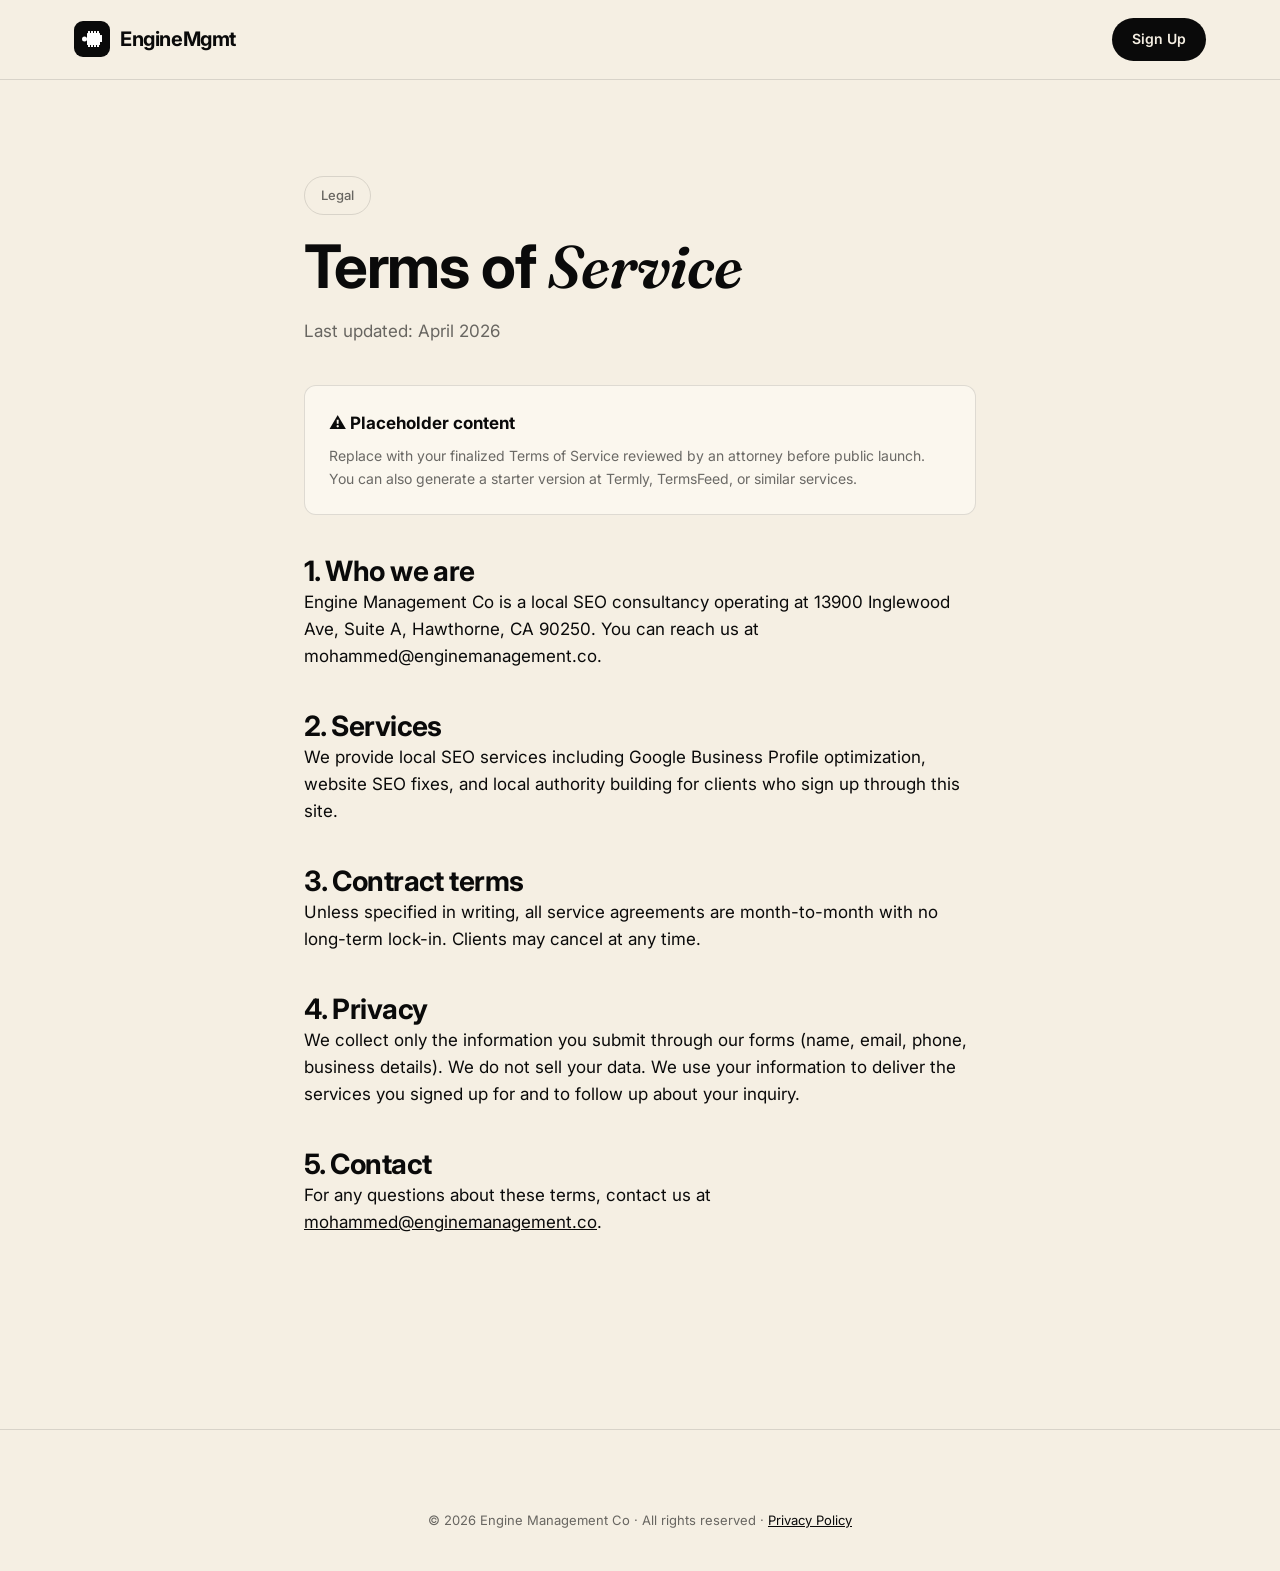
<file: terms.html>
<!DOCTYPE html>
<html lang="en">
<head>
  <meta charset="UTF-8">
  <meta name="viewport" content="width=device-width, initial-scale=1.0">
  <title>Terms of Service · EngineMgmt</title>
  <meta name="robots" content="noindex">
  <link rel="icon" type="image/svg+xml" href="/assets/favicon.svg">
  <link rel="stylesheet" href="/styles.css">
</head>
<body>

  <header class="nav">
    <div class="nav-inner">
      <a href="/strategy" class="logo-link">
        <span class="logo-icon"><img src="/assets/logo-icon.svg" alt=""></span>
        <span class="logo-text">EngineMgmt</span>
      </a>
      <a href="/strategy" class="btn btn-primary btn-sm">Sign Up</a>
    </div>
  </header>

  <main class="section">
    <div class="container" style="max-width: 720px;">
      <div class="section-label"><span class="pill">Legal</span></div>
      <h1 style="margin-bottom: 20px;">Terms of <span class="serif-accent">Service</span></h1>
      <p style="color: var(--ink-60); margin-bottom: 40px;">Last updated: April 2026</p>

      <div style="padding: 24px; background: var(--cream-soft); border: 1px solid var(--ink-12); border-radius: 12px; margin-bottom: 40px;">
        <strong>⚠️ Placeholder content</strong>
        <p style="margin-top: 8px; margin-bottom: 0; color: var(--ink-60); font-size: 14px;">
          Replace with your finalized Terms of Service reviewed by an attorney before public launch. You can also generate a starter version at Termly, TermsFeed, or similar services.
        </p>
      </div>

      <h3 style="margin-top: 40px;">1. Who we are</h3>
      <p>Engine Management Co is a local SEO consultancy operating at 13900 Inglewood Ave, Suite A, Hawthorne, CA 90250. You can reach us at mohammed@enginemanagement.co.</p>

      <h3 style="margin-top: 40px;">2. Services</h3>
      <p>We provide local SEO services including Google Business Profile optimization, website SEO fixes, and local authority building for clients who sign up through this site.</p>

      <h3 style="margin-top: 40px;">3. Contract terms</h3>
      <p>Unless specified in writing, all service agreements are month-to-month with no long-term lock-in. Clients may cancel at any time.</p>

      <h3 style="margin-top: 40px;">4. Privacy</h3>
      <p>We collect only the information you submit through our forms (name, email, phone, business details). We do not sell your data. We use your information to deliver the services you signed up for and to follow up about your inquiry.</p>

      <h3 style="margin-top: 40px;">5. Contact</h3>
      <p>For any questions about these terms, contact us at <a href="mailto:mohammed@enginemanagement.co" style="text-decoration: underline;">mohammed@enginemanagement.co</a>.</p>
    </div>
  </main>

  <footer class="footer">
    <div class="container">
      <div class="footer-bottom" style="padding-top: 0; border: none;">
        © 2026 Engine Management Co · All rights reserved ·
        <a href="/privacy" style="text-decoration: underline;">Privacy Policy</a>
      </div>
    </div>
  </footer>

</body>
</html>
</file>
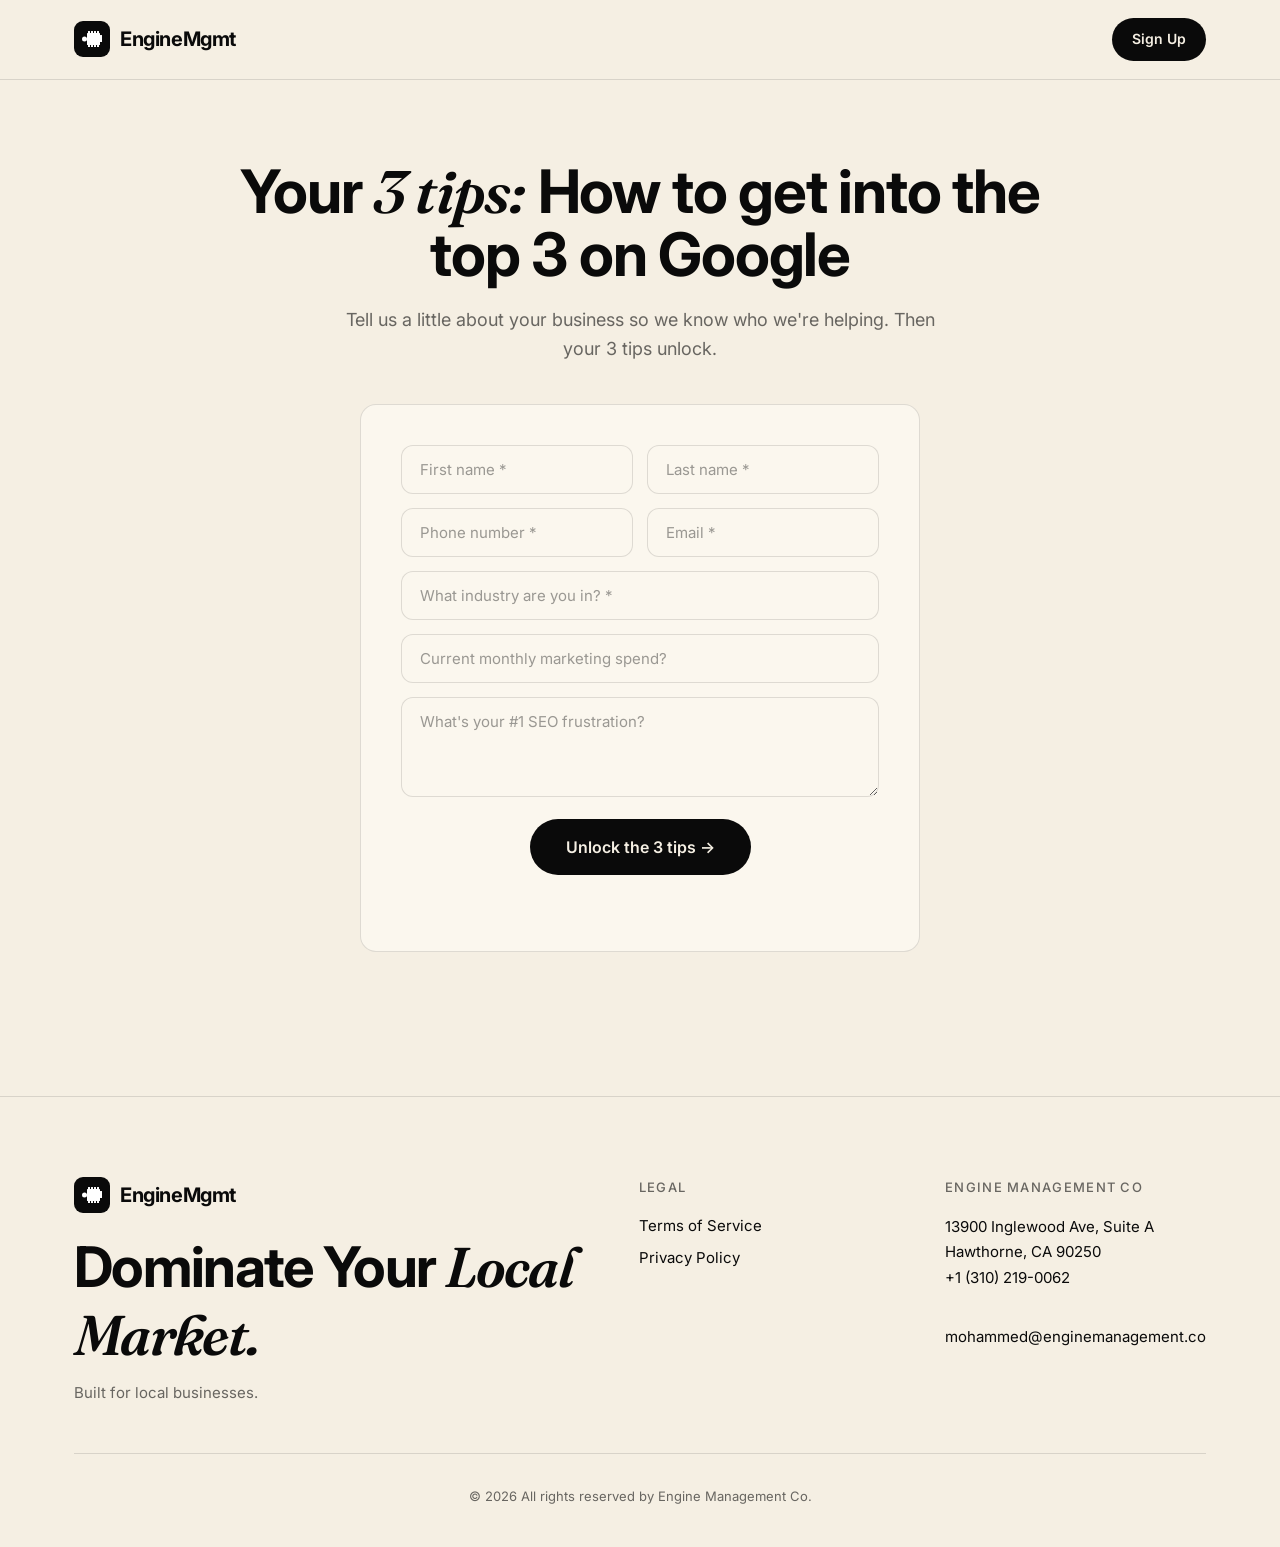
<file: watch.html>
<!DOCTYPE html>
<html lang="en">
<head>
  <meta charset="UTF-8">
  <meta name="viewport" content="width=device-width, initial-scale=1.0">
  <title>Unlock your 3 free tips · EngineMgmt</title>
  <meta name="description" content="Tell us about your business to unlock your 3 free tips.">
  <meta name="robots" content="noindex">

  <link rel="icon" type="image/svg+xml" href="/assets/favicon.svg">
  <link rel="stylesheet" href="/styles.css">
</head>
<body>

  <header class="nav">
    <div class="nav-inner">
      <a href="/strategy" class="logo-link">
        <span class="logo-icon"><img src="/assets/logo-icon.svg" alt=""></span>
        <span class="logo-text">EngineMgmt</span>
      </a>
      <a href="/strategy" class="btn btn-primary btn-sm">Sign Up</a>
    </div>
  </header>

  <!-- ========== BEFORE UNLOCK: Intake form ========== -->
  <section class="hero" id="intakeSection">
    <div class="container">
      <h1 style="text-align: center;">Your <span class="serif-accent">3 tips:</span> How to get into the top 3 on Google</h1>
      <p class="hero-sub">Tell us a little about your business so we know who we're helping. Then your 3 tips unlock.</p>

      <div class="app-form" style="max-width: 560px; margin-top: 40px;">
        <form id="intakeForm" novalidate>
          <div class="form-grid">
            <input type="text" name="first_name" class="input" placeholder="First name *" required>
            <input type="text" name="last_name" class="input" placeholder="Last name *" required>
          </div>
          <div class="form-grid">
            <input type="tel" name="phone" class="input" placeholder="Phone number *" required>
            <input type="email" name="email" class="input" placeholder="Email *" required>
          </div>
          <input type="text" name="industry" class="input full" placeholder="What industry are you in? *" required style="margin-bottom: 14px;">
          <input type="text" name="current_marketing_spend" class="input full" placeholder="Current monthly marketing spend?" style="margin-bottom: 14px;">
          <textarea name="message" class="textarea" placeholder="What's your #1 SEO frustration?"></textarea>
          <input type="text" name="website" class="honeypot" tabindex="-1" autocomplete="off">

          <div style="text-align: center;">
            <button type="submit" class="btn btn-primary btn-lg">Unlock the 3 tips →</button>
          </div>
          <div class="form-message" style="margin-top: 16px;"></div>
        </form>
      </div>
    </div>
  </section>

  <!-- ========== AFTER UNLOCK: Video + offer (hidden until form submits) ========== -->
  <section class="hero" id="videoSection" style="display: none;">
    <div class="container">
      <div class="text-center" style="margin-bottom: 24px;">
        <span class="pill"><span class="pill-dot"></span> Tips unlocked</span>
      </div>
      <h1 style="text-align: center;">Your <span class="serif-accent">3 tips:</span> How to get into the top 3 on Google</h1>

      <div class="tips-written" style="margin-top: 40px;">
        <div class="tip-block">
          <div class="panel-num">01</div>
          <div>
            <h3>Fix your Google Business Profile first</h3>
            <p>Google decides the top 3 mostly from your profile. Make sure your <b>primary category</b> is the exact service people search for (e.g. "Dentist", not "Health"), add every service you offer with a one-line description, fill in hours (including holiday hours), and add real photos of your location, team and work. Use the same business name, address and phone number you use everywhere else.</p>
          </div>
        </div>
        <div class="tip-block">
          <div class="panel-num">02</div>
          <div>
            <h3>Get a steady flow of reviews that mention what you do</h3>
            <p>A few new reviews every month beats a burst once a year. Ask every happy customer the same day, with a direct review link (from your profile's "Ask for reviews" button). When they write it, they'll naturally mention the service and the area, and that helps you rank for both. Reply to every review, good or bad, within a couple of days.</p>
          </div>
        </div>
        <div class="tip-block">
          <div class="panel-num">03</div>
          <div>
            <h3>Make your website back up your profile</h3>
            <p>Link your profile to a page that matches it: one page per main service, each saying what you do and the area you serve, with your name, address and phone number on it exactly as on Google. Make it easy to call or book from a phone in one tap.</p>
          </div>
        </div>
        <p class="tips-note">Want us to do all three for you and track the results? <a href="/strategy">See how we get you to the top 3 →</a></p>
      </div>
    </div>
  </section>

  <!-- ========== WANT US TO DO THIS FOR YOU? ========== -->
  <section class="section" id="offerSection" style="display: none; padding-top: 40px;">
    <div class="container">
      <div class="offer-card">
        <div class="offer-icon">
          <img src="/assets/logo-icon.svg" alt="" width="28">
        </div>
        <div class="section-label" style="justify-content:center;display:flex;"><span class="pill">Skip the work</span></div>
        <h2>Want us to <span class="serif-accent">do this for you?</span></h2>
        <p style="color: var(--ink-60); max-width: 440px; margin: 16px auto 0;">
          These three tips will get you started. But ranking in the top 3 takes a full strategy:
        </p>
        <ul class="offer-bullets">
          <li>Google Business Profile optimization</li>
          <li>Website + backend SEO fixes</li>
          <li>Local authority building</li>
        </ul>
        <p style="color: var(--ink-60); max-width: 440px; margin: 0 auto 28px;">
          We handle all of it. If you'd rather skip the work and let us take care of it, click below.
        </p>
        <a href="/strategy" class="btn btn-primary btn-lg">See how we get you to the top 3</a>
      </div>
    </div>
  </section>

  <footer class="footer">
    <div class="container">
      <div class="footer-top">
        <div class="footer-brand">
          <div class="logo-link" style="margin-bottom: 20px;">
            <span class="logo-icon"><img src="/assets/logo-icon.svg" alt=""></span>
            <span class="logo-text">EngineMgmt</span>
          </div>
          <h3>Dominate Your <span class="serif-accent">Local Market.</span></h3>
          <p>Built for local businesses.</p>
        </div>
        <div class="footer-col">
          <h4>Legal</h4>
          <a href="/terms">Terms of Service</a>
          <a href="/privacy">Privacy Policy</a>
        </div>
        <div class="footer-col">
          <h4>Engine Management Co</h4>
          <address>
            13900 Inglewood Ave, Suite A<br>
            Hawthorne, CA 90250<br>
            <a href="tel:+13102190062">+1 (310) 219-0062</a><br>
            <a href="mailto:mohammed@enginemanagement.co">mohammed@enginemanagement.co</a>
          </address>
        </div>
      </div>
      <div class="footer-bottom">© 2026 All rights reserved by Engine Management Co.</div>
    </div>
  </footer>

  <script src="/main.js"></script>
</body>
</html>
</file>
<file: styles.css>
/* ============================================================
   EngineMgmt — Global stylesheet
   Cream #F5EFE3 + Black #0A0A0A, serif italic accents
   Matches ProfResults layout pattern (2-column hero, side-by-side)
   ============================================================ */

@import url('https://fonts.googleapis.com/css2?family=Fraunces:ital,opsz,wght@0,9..144,400;0,9..144,600;0,9..144,700;1,9..144,400;1,9..144,600&family=Inter:wght@400;500;600;700;800&display=swap');

:root {
  --cream: #F5EFE3;
  --cream-soft: #FBF7EE;
  --ink: #0A0A0A;
  --ink-60: rgba(10, 10, 10, 0.6);
  --ink-40: rgba(10, 10, 10, 0.4);
  --ink-12: rgba(10, 10, 10, 0.12);
  --ink-06: rgba(10, 10, 10, 0.06);
  --success: #1f7a3a;
  --danger: #d33939;
  --radius-pill: 999px;
  --radius-card: 16px;
  --font-body: 'Inter', -apple-system, BlinkMacSystemFont, sans-serif;
  --font-display: 'Fraunces', Georgia, serif;
  --container: 1180px;
  --nav-h: 80px;
}

*, *::before, *::after { box-sizing: border-box; }
html { scroll-behavior: smooth; }
body {
  margin: 0;
  background: var(--cream);
  color: var(--ink);
  font-family: var(--font-body);
  font-size: 17px;
  line-height: 1.6;
  -webkit-font-smoothing: antialiased;
  -moz-osx-font-smoothing: grayscale;
}
img, svg { display: block; max-width: 100%; }
a { color: var(--ink); text-decoration: none; }
button { font-family: inherit; cursor: pointer; border: none; background: none; }

h1, h2, h3, h4 { font-family: var(--font-body); font-weight: 700; letter-spacing: -0.02em; margin: 0; }
h1 { font-size: clamp(36px, 5vw, 60px); line-height: 1.05; }
h2 { font-size: clamp(28px, 4vw, 48px); line-height: 1.1; }
h3 { font-size: clamp(20px, 2.5vw, 28px); line-height: 1.2; }
.serif-accent { font-family: var(--font-display); font-style: italic; font-weight: 600; }
p { margin: 0 0 1em; }

.container { width: 100%; max-width: var(--container); margin: 0 auto; padding: 0 24px; }
.section { padding: 96px 0; }
.section-sm { padding: 56px 0; }
.text-center { text-align: center; }

/* NAV */
.nav {
  position: sticky; top: 0; z-index: 50;
  background: var(--cream);
  border-bottom: 1px solid var(--ink-12);
  height: var(--nav-h);
  display: flex; align-items: center;
}
.nav-inner {
  width: 100%; max-width: var(--container); margin: 0 auto;
  padding: 0 24px;
  display: flex; align-items: center; justify-content: space-between;
}
.logo-link { display: flex; align-items: center; gap: 10px; }
.logo-icon { width: 36px; height: 36px; border-radius: 9px; background: var(--ink); display: grid; place-items: center; }
.logo-icon svg, .logo-icon img { width: 22px; height: 22px; }
.logo-text { font-weight: 700; font-size: 20px; letter-spacing: -0.02em; color: var(--ink); }

/* BUTTONS */
.btn {
  display: inline-flex; align-items: center; justify-content: center; gap: 8px;
  padding: 14px 28px;
  border-radius: var(--radius-pill);
  font-weight: 600; font-size: 15px;
  transition: transform .15s ease, background .15s ease, color .15s ease;
}
.btn-primary { background: var(--ink); color: var(--cream); }
.btn-primary:hover { transform: translateY(-1px); background: #1a1a1a; }
.btn-outline { background: transparent; color: var(--ink); border: 1px solid var(--ink); }
.btn-outline:hover { background: var(--ink); color: var(--cream); }
.btn-sm { padding: 10px 20px; font-size: 14px; }
.btn-lg { padding: 18px 36px; font-size: 16px; }

/* =================================================
   HERO — 2 COLUMN SPLIT (matches ProfResults)
   ================================================= */
.hero-split { padding: 72px 0 80px; }
.hero-grid {
  display: grid;
  grid-template-columns: 1fr 1fr;
  gap: 60px;
  align-items: center;
}
.hero-left h1 { margin-bottom: 20px; }
.hero-sub-left {
  font-size: 19px;
  color: var(--ink-60);
  margin-bottom: 28px;
  max-width: 460px;
}
.hero-cta-line {
  font-size: 15px;
  color: var(--ink);
  margin-bottom: 24px;
  max-width: 460px;
}
.hero-cta-line strong { font-weight: 600; }
.hero-arrow { display: inline-block; animation: bounce 1.8s infinite; }
@keyframes bounce { 0%,100% { transform: translateY(0); } 50% { transform: translateY(4px); } }

/* Compact form for hero */
.email-form-compact { max-width: 460px; }
.email-form-compact .form-row { display: flex; gap: 10px; }
.hidden-field { position: absolute; left: -9999px; opacity: 0; pointer-events: none; }

/* Legacy single-column hero (used on /watch) */
.hero { padding: 80px 0 64px; }
.hero h1 { max-width: 900px; margin: 0 auto 20px; text-align: center; }
.hero-sub { max-width: 620px; margin: 0 auto 40px; text-align: center; color: var(--ink-60); font-size: 18px; }

/* Video frames */
.video-frame {
  max-width: 900px; margin: 0 auto;
  aspect-ratio: 16 / 9;
  background: var(--ink);
  border-radius: var(--radius-card);
  overflow: hidden;
  position: relative;
  display: grid; place-items: center;
  box-shadow: 0 30px 80px -30px rgba(10,10,10,0.25);
}
.video-frame-compact { max-width: 100%; aspect-ratio: 16 / 11; border-radius: 20px; }
.video-placeholder {
  color: var(--cream);
  display: flex; flex-direction: column; align-items: center; gap: 16px;
  padding: 20px;
  text-align: center;
}
.play-btn {
  width: 72px; height: 72px; border-radius: 50%;
  background: var(--cream); color: var(--ink);
  display: grid; place-items: center;
  box-shadow: 0 20px 50px rgba(0,0,0,0.3);
  cursor: pointer;
  transition: transform .15s ease;
}
.play-btn:hover { transform: scale(1.05); }
.play-btn svg { width: 28px; height: 28px; margin-left: 4px; }
.video-label { font-family: var(--font-display); font-style: italic; font-size: 22px; opacity: .9; }
.video-sub { font-size: 12px; opacity: 0.5; }

/* FORM ELEMENTS */
.input, .textarea {
  flex: 1; min-width: 0;
  padding: 14px 18px;
  background: var(--cream-soft);
  border: 1px solid var(--ink-12);
  border-radius: var(--radius-pill);
  font-family: inherit; font-size: 15px; color: var(--ink);
  transition: border-color .15s ease;
}
.textarea { border-radius: 16px; resize: vertical; min-height: 100px; font-family: inherit; }
.input:focus, .textarea:focus { outline: none; border-color: var(--ink); }
.input::placeholder, .textarea::placeholder { color: var(--ink-40); }
.form-message { margin-top: 12px; font-size: 14px; min-height: 20px; }
.form-message.error { color: var(--danger); }
.form-message.success { color: var(--success); }
.honeypot { position: absolute; left: -9999px; opacity: 0; pointer-events: none; }

/* Pills */
.pill {
  display: inline-flex; align-items: center; gap: 8px;
  padding: 8px 16px;
  background: var(--cream-soft);
  border: 1px solid var(--ink-12);
  border-radius: var(--radius-pill);
  font-size: 13px; font-weight: 500;
}
.pill-dot { width: 8px; height: 8px; border-radius: 50%; background: #22c55e; }
.section-label { display: inline-flex; gap: 6px; align-items: center; margin-bottom: 20px; }
.section-label .pill { background: transparent; border-color: var(--ink-12); color: var(--ink-60); }

/* LOGOS STRIP */
.logos-strip { padding: 40px 0 72px; border-top: 1px solid var(--ink-12); border-bottom: 1px solid var(--ink-12); }
.logos-label { text-align: center; font-size: 13px; color: var(--ink-60); text-transform: uppercase; letter-spacing: 0.12em; margin-bottom: 28px; }
.logos-row { display: flex; gap: 32px; justify-content: center; flex-wrap: wrap; }
.logo-slot {
  width: 140px; height: 60px;
  background: var(--cream-soft);
  border: 1px dashed var(--ink-12);
  border-radius: 8px;
  display: grid; place-items: center;
  font-size: 11px; color: var(--ink-40); text-transform: uppercase; letter-spacing: 0.1em;
}

/* TEAM */
.team-grid { display: grid; grid-template-columns: repeat(2, 1fr); gap: 20px; max-width: 760px; margin: 0 auto; }
.team-card {
  background: var(--cream-soft);
  border: 1px solid var(--ink-12);
  border-radius: var(--radius-card);
  overflow: hidden;
  transition: transform .15s ease;
}
.team-card:hover { transform: translateY(-3px); }
.team-photo {
  aspect-ratio: 1 / 1; background: var(--ink-06);
  display: grid; place-items: center;
  color: var(--ink-40);
  font-size: 14px;
}
.team-photo img { width: 100%; height: 100%; object-fit: cover; }
.team-info { padding: 20px; }
.team-name { font-size: 20px; font-weight: 700; margin-bottom: 4px; }
.team-role { font-size: 14px; color: var(--ink-60); }

/* OFFER CARD */
.offer-card {
  background: var(--cream-soft);
  border: 1px solid var(--ink-12);
  border-radius: var(--radius-card);
  padding: 56px 40px;
  max-width: 640px; margin: 0 auto;
  text-align: center;
}
.offer-icon { width: 52px; height: 52px; margin: 0 auto 16px; border-radius: 12px; background: var(--ink); display: grid; place-items: center; }
.offer-icon svg { width: 28px; height: 28px; }
.offer-card h2 { margin-bottom: 20px; }
.offer-bullets {
  list-style: none; padding: 0; margin: 24px auto; max-width: 360px;
  text-align: left; color: var(--ink-60);
}
.offer-bullets li { padding: 6px 0 6px 24px; position: relative; }
.offer-bullets li::before { content: '•'; position: absolute; left: 8px; color: var(--ink-40); }

/* TRUST BAR */
.trust-bar { display: flex; gap: 12px; justify-content: center; flex-wrap: wrap; margin-top: 40px; }
.trust-pill {
  display: inline-flex; align-items: center; gap: 10px;
  padding: 14px 22px;
  background: var(--cream-soft);
  border: 1px solid var(--ink-12);
  border-radius: var(--radius-pill);
  font-size: 14px; font-weight: 500;
}

/* ADVANTAGE */
.advantage-grid { display: grid; grid-template-columns: repeat(3, 1fr); gap: 20px; margin-top: 48px; }
.advantage-card { background: var(--cream-soft); border: 1px solid var(--ink-12); border-radius: var(--radius-card); padding: 32px 28px; }
.advantage-icon { width: 44px; height: 44px; border-radius: 10px; background: var(--ink); display: grid; place-items: center; margin-bottom: 20px; color: var(--cream); }
.advantage-icon svg { width: 22px; height: 22px; }
.advantage-card h3 { font-size: 20px; margin-bottom: 10px; }
.advantage-card p { font-size: 15px; color: var(--ink-60); margin: 0; }

/* BEFORE/AFTER MAP */
.map-box { max-width: 960px; margin: 40px auto 0; background: var(--cream-soft); border: 1px solid var(--ink-12); border-radius: var(--radius-card); padding: 28px; }
.map-inner { display: grid; grid-template-columns: 280px 1fr; gap: 28px; }
.map-toggle { display: inline-flex; background: var(--cream); border: 1px solid var(--ink-12); border-radius: var(--radius-pill); padding: 4px; margin-bottom: 20px; }
.map-toggle button { padding: 8px 20px; border-radius: var(--radius-pill); font-size: 14px; font-weight: 500; color: var(--ink-60); }
.map-toggle button.active { background: var(--ink); color: var(--cream); }
.map-stats { display: flex; flex-direction: column; gap: 12px; }
.map-company {
  background: var(--cream);
  border: 1px solid var(--ink-12);
  border-radius: 12px; padding: 14px 16px;
  display: flex; align-items: center; gap: 12px;
}
.map-company .logo-icon { width: 32px; height: 32px; border-radius: 8px; }
.map-company .logo-icon svg { width: 18px; height: 18px; }
.map-stat {
  display: flex; justify-content: space-between; align-items: center;
  padding: 12px 16px;
  background: var(--cream); border: 1px solid var(--ink-12); border-radius: var(--radius-pill);
  font-size: 14px;
}
.map-stat strong { background: var(--ink); color: var(--cream); padding: 4px 12px; border-radius: var(--radius-pill); font-weight: 500; font-size: 13px; }
.map-visual { background: var(--cream); border: 1px solid var(--ink-12); border-radius: 12px; min-height: 360px; display: grid; place-items: center; overflow: hidden; position: relative; }
.map-grid-svg { width: 100%; height: 100%; }
.sample-tag { position: absolute; top: 12px; right: 12px; font-size: 11px; padding: 4px 10px; background: rgba(10,10,10,0.7); color: var(--cream); border-radius: var(--radius-pill); }

/* STEPS */
.steps { max-width: 820px; margin: 40px auto 0; display: flex; flex-direction: column; gap: 12px; }
.step { background: var(--cream-soft); border: 1px solid var(--ink-12); border-radius: 14px; padding: 22px 26px; display: flex; align-items: center; gap: 18px; }
.step-icon { width: 36px; height: 36px; border-radius: 10px; background: var(--ink); color: var(--cream); display: grid; place-items: center; flex-shrink: 0; }
.step-icon svg { width: 18px; height: 18px; }
.step-text { color: var(--ink-60); font-size: 15px; margin: 0; }
.step-text strong { color: var(--ink); font-weight: 600; margin-right: 4px; }

/* FAQ */
.faq-list { max-width: 820px; margin: 40px auto 0; display: flex; flex-direction: column; gap: 10px; }
.faq-item { background: var(--cream-soft); border: 1px solid var(--ink-12); border-radius: 14px; overflow: hidden; }
.faq-item[open] { background: var(--ink); color: var(--cream); }
.faq-item[open] .faq-q { color: var(--cream); }
.faq-item[open] .faq-icon::before { content: '×'; }
.faq-q {
  list-style: none; padding: 20px 24px; cursor: pointer;
  display: flex; justify-content: space-between; align-items: center;
  font-weight: 500; font-size: 16px;
}
.faq-q::-webkit-details-marker { display: none; }
.faq-icon { font-size: 22px; line-height: 1; }
.faq-icon::before { content: '+'; }
.faq-a { padding: 0 24px 22px; font-size: 15px; line-height: 1.65; color: rgba(245,239,227,0.85); }

/* CALENDLY */
.calendly-box { max-width: 960px; margin: 40px auto 0; background: var(--cream-soft); border: 1px solid var(--ink-12); border-radius: var(--radius-card); padding: 12px; }
.calendly-inline-widget { min-height: 680px; width: 100%; }
.calendly-placeholder { min-height: 420px; display: grid; place-items: center; color: var(--ink-60); text-align: center; padding: 40px; }

/* APPLICATION FORM */
.app-form { max-width: 680px; margin: 40px auto 0; background: var(--cream-soft); border: 1px solid var(--ink-12); border-radius: var(--radius-card); padding: 40px; }
.app-form .section-label { justify-content: center; display: flex; }
.app-form h2 { text-align: center; margin-bottom: 10px; }
.app-form p.sub { text-align: center; color: var(--ink-60); margin-bottom: 32px; font-size: 15px; }
.form-grid { display: grid; grid-template-columns: 1fr 1fr; gap: 14px; margin-bottom: 14px; }
.form-grid .input { border-radius: 12px; }
.app-form .textarea { width: 100%; margin-bottom: 14px; border-radius: 12px; }
.app-form .input.full { width: 100%; border-radius: 12px; }

/* FOOTER */
.footer { background: var(--cream); border-top: 1px solid var(--ink-12); padding: 80px 0 40px; margin-top: 80px; }
.footer-top { display: grid; grid-template-columns: 2fr 1fr 1fr; gap: 48px; margin-bottom: 48px; }
.footer-brand h3 { font-size: clamp(40px, 5vw, 56px); letter-spacing: -0.03em; margin-bottom: 12px; }
.footer-brand p { color: var(--ink-60); font-size: 15px; margin: 0; }
.footer-col h4 { font-size: 13px; font-weight: 500; text-transform: uppercase; letter-spacing: 0.1em; color: var(--ink-60); margin-bottom: 16px; }
.footer-col a { display: block; font-size: 15px; margin-bottom: 8px; color: var(--ink); }
.footer-col a:hover { text-decoration: underline; }
.footer-col address { font-style: normal; font-size: 15px; color: var(--ink); line-height: 1.7; }
.footer-bottom { padding-top: 32px; border-top: 1px solid var(--ink-12); font-size: 13px; color: var(--ink-60); text-align: center; }

/* RESPONSIVE */
@media (max-width: 900px) {
  .section { padding: 72px 0; }
  .hero-split { padding: 48px 0 56px; }
  .hero-grid { grid-template-columns: 1fr; gap: 40px; }
  .hero-left h1 { text-align: center; }
  .hero-sub-left, .hero-cta-line, .email-form-compact { max-width: 100%; text-align: center; margin-left: auto; margin-right: auto; }
  .team-grid { grid-template-columns: 1fr; max-width: 360px; }
  .advantage-grid { grid-template-columns: 1fr; }
  .map-inner { grid-template-columns: 1fr; }
  .footer-top { grid-template-columns: 1fr; gap: 32px; }
  .form-grid { grid-template-columns: 1fr; }
  .logo-text { font-size: 18px; }
  .logos-row { gap: 16px; }
  .logo-slot { width: 120px; }
}
@media (max-width: 520px) {
  .hero { padding: 48px 0 40px; }
  .section { padding: 56px 0; }
  .offer-card { padding: 40px 24px; }
  .app-form { padding: 28px 20px; }
  .email-form-compact .form-row { flex-direction: column; }
  .email-form-compact .btn { width: 100%; }
}

/* ── index.html: centered hero (replaces hero-split grid) ── */
.hero-center {
  max-width: 640px;
  margin: 0 auto;
  text-align: center;
}
.hero-center h1 {
  margin-bottom: 20px;
}
.hero-sub {
  color: var(--ink-60);
  font-size: 18px;
  margin-bottom: 12px;
}
.hero-cta-line {
  font-size: 16px;
  margin-bottom: 28px;
}
.hero-arrow {
  display: inline-block;
}

/* ── index.html: scrolling logo ticker (replaces static logo-row) ── */
.ticker-outer {
  overflow: hidden;
  width: 100%;
}
.ticker-track {
  display: flex;
  gap: 56px;
  align-items: center;
  width: max-content;
  animation: ticker-scroll 22s linear infinite;
}
.ticker-logo {
  font-size: 13px;
  font-weight: 600;
  letter-spacing: -0.01em;
  opacity: 0.4;
  white-space: nowrap;
  flex-shrink: 0;
}
@keyframes ticker-scroll {
  from { transform: translateX(0); }
  to   { transform: translateX(-50%); }
}

.ticker-logo-img {
  height: 28px;
  width: auto;
  max-width: 100px;
  object-fit: contain;
  opacity: 0.45;
  filter: grayscale(1);
  flex-shrink: 0;
}

/* Apple is icon-only — slightly smaller */
.ticker-logo-img[alt="Apple"] { height: 24px; }
/* Wordmark-style logos — slightly shorter for optical balance */
.ticker-logo-img[alt="LinkedIn"],
.ticker-logo-img[alt="Facebook"],
.ticker-logo-img[alt="Bing"] { height: 22px; }

/* ── strategy.html: stat bar ── */
.trust-bar {
  display: flex;
  align-items: center;
  justify-content: center;
  flex-wrap: wrap;
  gap: 12px;
  padding: 24px;
  border-top: 1px solid var(--ink-12);
  border-bottom: 1px solid var(--ink-12);
  margin-bottom: 0;
}
.trust-pill {
  display: inline-flex;
  align-items: center;
  gap: 8px;
  padding: 10px 20px;
  background: var(--cream-soft);
  border: 1px solid var(--ink-12);
  border-radius: var(--radius-pill);
  font-size: 14px;
  font-weight: 500;
}

/* ── strategy.html: numbered steps ── */
.steps-numbered {
  max-width: 720px;
  margin: 48px auto 0;
  display: flex;
  flex-direction: column;
}
.step-row {
  display: grid;
  grid-template-columns: 64px 1fr;
  gap: 24px;
  padding: 32px 0;
  border-top: 1px solid var(--ink-12);
  align-items: start;
}
.step-row:last-child {
  border-bottom: 1px solid var(--ink-12);
}
.step-num {
  font-size: 2.2rem;
  font-weight: 700;
  letter-spacing: -0.04em;
  color: var(--ink);
  opacity: 0.2;
  line-height: 1;
  padding-top: 3px;
}
.step-title {
  font-weight: 600;
  font-size: 1.05rem;
  margin-bottom: 6px;
}
.step-desc {
  font-size: 0.93rem;
  color: var(--ink-60);
  line-height: 1.65;
  margin: 0;
}

/* ── FAQ: button accordion (strategy.html + tips.html) ── */
.faq-list {
  max-width: 720px;
  margin: 48px auto 0;
}
.faq-item {
  border-top: 1px solid var(--ink-12);
}
.faq-item:last-child {
  border-bottom: 1px solid var(--ink-12);
}
.faq-q {
  width: 100%;
  background: none;
  border: none;
  padding: 24px 0;
  display: flex;
  align-items: center;
  justify-content: space-between;
  gap: 16px;
  text-align: left;
  font-size: 1rem;
  font-weight: 600;
  color: var(--ink);
  cursor: pointer;
  font-family: inherit;
}
.faq-icon {
  flex-shrink: 0;
  font-size: 1.4rem;
  font-weight: 300;
  line-height: 1;
  transition: transform 0.2s ease;
  display: inline-block;
}
.faq-q[aria-expanded="true"] .faq-icon {
  transform: rotate(45deg);
}
.faq-a {
  padding: 0 0 24px;
  font-size: 0.95rem;
  color: var(--ink-60);
  line-height: 1.75;
  margin: 0;
}
.faq-a[hidden] {
  display: none;
}

/* ── tips.html: centered form ── */
.tips-form-centered {
  max-width: 560px;
  margin: 0 auto;
}
.tips-form-centered .input {
  width: 100%;
  margin-bottom: 14px;
}
.tips-form-centered .form-grid {
  display: grid;
  grid-template-columns: 1fr 1fr;
  gap: 14px;
  margin-bottom: 14px;
}
.tips-form-centered .form-grid .input {
  margin-bottom: 0;
}

/* ── Radio group ── */
.radio-group {
  margin-bottom: 24px;
}
.radio-group .group-label {
  display: block;
  font-size: 14px;
  font-weight: 500;
  color: var(--ink-60);
  margin-bottom: 10px;
}
.radio-options {
  display: flex;
  gap: 10px;
  flex-wrap: wrap;
}
.radio-option {
  display: flex;
  align-items: center;
  gap: 8px;
  padding: 10px 18px;
  background: var(--cream);
  border: 1px solid var(--ink-12);
  border-radius: var(--radius-pill);
  cursor: pointer;
  font-size: 14px;
  font-weight: 500;
  transition: border-color .15s ease, background .15s ease;
}
.radio-option input[type="radio"] {
  accent-color: var(--ink);
  width: 14px;
  height: 14px;
}
.radio-option:has(input:checked) {
  background: var(--ink);
  color: var(--cream);
  border-color: var(--ink);
}

/* ── Responsive additions ── */
@media (max-width: 640px) {
  .step-row {
    grid-template-columns: 44px 1fr;
    gap: 16px;
  }
  .step-num {
    font-size: 1.6rem;
  }
  .tips-form-centered .form-grid {
    grid-template-columns: 1fr;
  }
  .radio-options {
    flex-direction: column;
  }
  .trust-bar {
    flex-direction: column;
    align-items: stretch;
  }
  .trust-pill {
    justify-content: center;
  }
}

/* Panels that replace video placeholders */
.panel-dark { color: var(--cream); padding: 32px; display: flex; flex-direction: column; gap: 18px; width: 100%; justify-content: center; text-align: left; }
.panel-kicker { font-size: 12px; letter-spacing: .12em; text-transform: uppercase; opacity: .6; }
.panel-list { list-style: none; margin: 0; padding: 0; display: grid; gap: 16px; }
.panel-list li { display: grid; grid-template-columns: 40px 1fr; gap: 12px; font-size: 15px; line-height: 1.5; opacity: .92; }
.panel-num { font-family: var(--font-display); font-style: italic; font-size: 22px; line-height: 1; opacity: .7; }
.panel-foot { font-size: 13px; opacity: .6; }
.video-frame:has(.panel-dark) { aspect-ratio: auto; display: block; }
.two-things { display: grid; grid-template-columns: 1fr 1fr; gap: 20px; max-width: 900px; margin-left: auto; margin-right: auto; }
.two-thing { background: var(--cream-soft); border: 1px solid var(--ink-12); border-radius: var(--radius-card); padding: 28px; text-align: left; }
.two-thing h3 { font-size: 26px; margin: 10px 0; }
.two-thing p { color: var(--ink-60); margin: 0; line-height: 1.6; }
.tips-written { max-width: 760px; margin: 0 auto; display: grid; gap: 16px; text-align: left; }
.tip-block { display: grid; grid-template-columns: 48px 1fr; gap: 16px; background: var(--cream-soft); border: 1px solid var(--ink-12); border-radius: var(--radius-card); padding: 24px; }
.tip-block h3 { font-size: 20px; margin-bottom: 8px; }
.tip-block p { color: var(--ink-60); margin: 0; line-height: 1.65; }
.tips-note { text-align: center; color: var(--ink-60); margin-top: 8px; }
.tips-note a { text-decoration: underline; color: var(--ink); }
.team-initials { font-family: var(--font-display); font-style: italic; font-size: 64px; color: var(--ink-40); }
@media (max-width: 720px) {
  .two-things { grid-template-columns: 1fr; }
  .panel-dark { padding: 22px; }
  .tip-block { grid-template-columns: 1fr; gap: 8px; }
}
</file>
